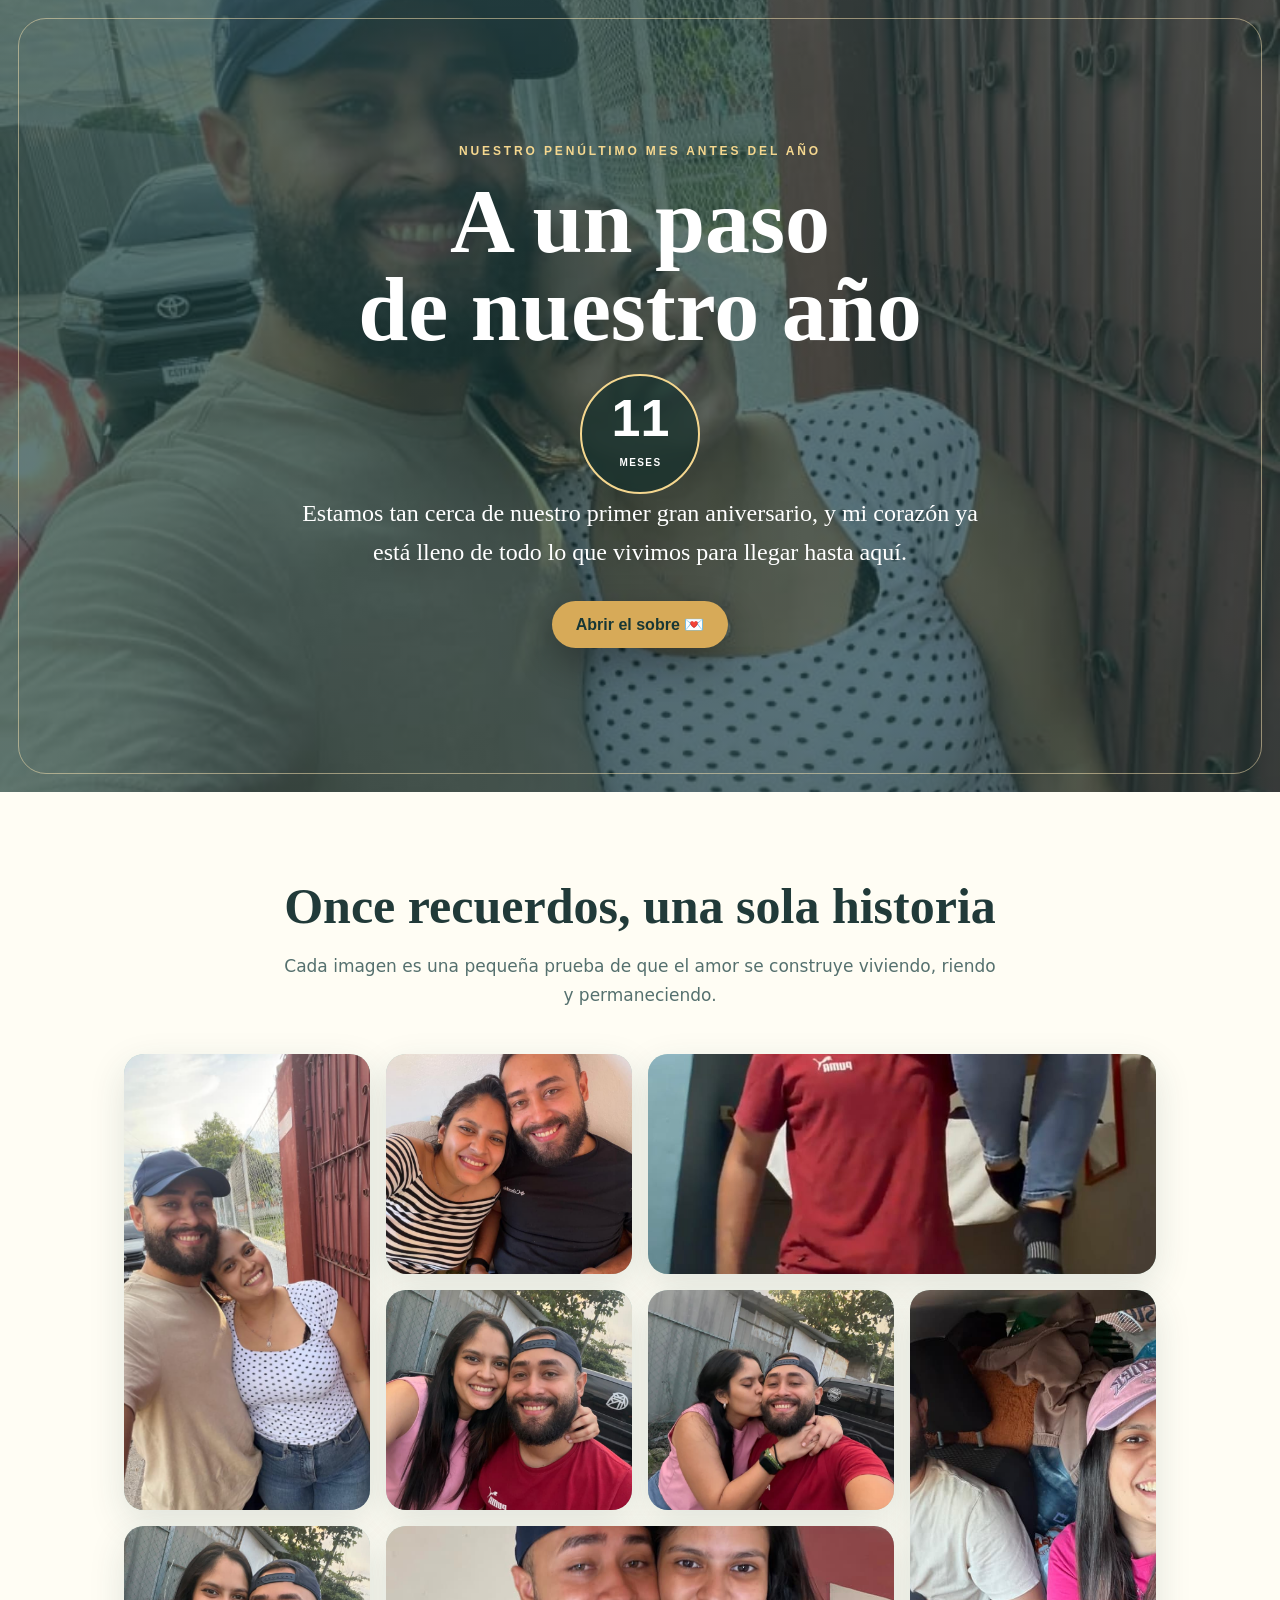
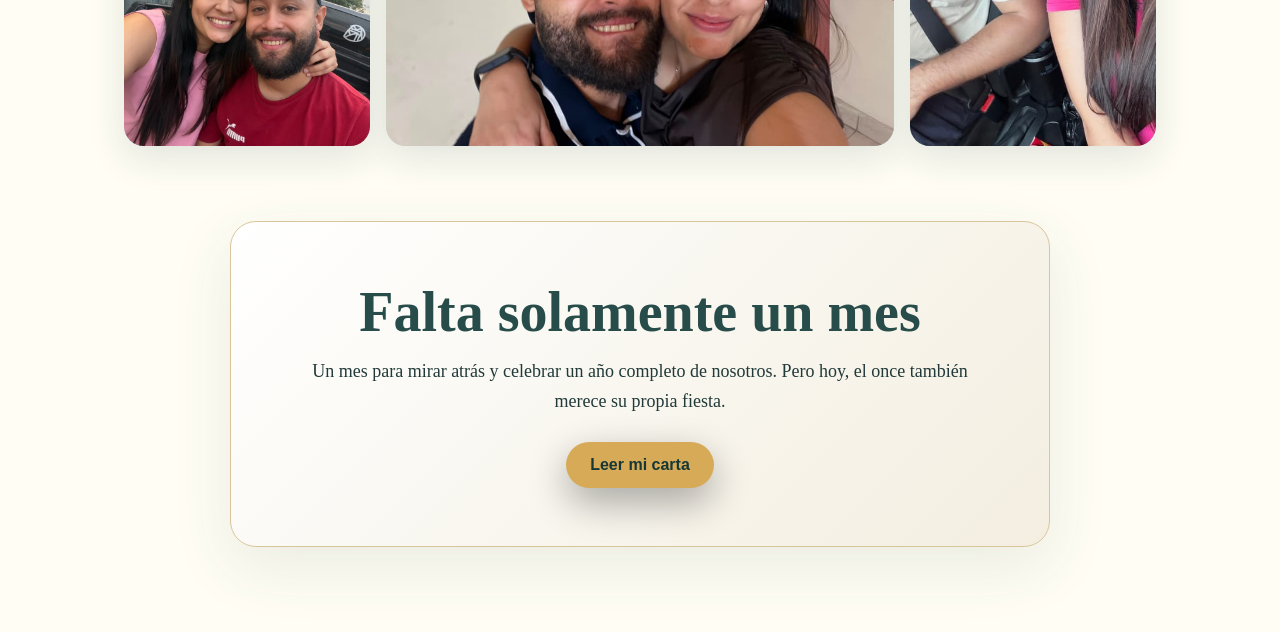
<file: index.html>
<!DOCTYPE html>
<html lang="es">
<head>
  <meta charset="UTF-8">
  <meta name="viewport" content="width=device-width, initial-scale=1">
  <meta name="theme-color" content="#274c4a">
  <title>11 meses, a un paso del año ❤️</title>
  <style>
    :root{--verde:#274c4a;--menta:#b8d7ce;--oro:#d7aa58;--marfil:#fffdf4;--tinta:#213a39}
    *{box-sizing:border-box}body{margin:0;background:var(--marfil);color:var(--tinta);font-family:Georgia,serif;overflow-x:hidden}
    header{min-height:88vh;display:grid;place-items:center;text-align:center;padding:45px 20px;background:linear-gradient(#153836aa,#153836aa),url('img/1.jpeg') center/cover;position:relative;color:white}
    header::after{content:"";position:absolute;inset:18px;border:1px solid #f4dfae88;border-radius:28px;pointer-events:none}.hero{position:relative;z-index:1;max-width:820px}.mini{letter-spacing:.24em;text-transform:uppercase;font:bold 12px Arial;color:#f5d78f}
    h1{font-size:clamp(44px,9vw,90px);line-height:.98;margin:20px 0}.hero p{font-size:clamp(18px,2.5vw,24px);line-height:1.6;max-width:680px;margin:0 auto 30px}.badge{display:inline-grid;place-items:center;width:120px;height:120px;border:2px solid #f5d78f;border-radius:50%;background:#102d2b99;backdrop-filter:blur(5px);font:700 52px/1 Arial}.badge small{display:block;font:700 10px/1 Arial;letter-spacing:.14em;text-transform:uppercase;margin-top:-26px}
    .envelope-button{border:0;border-radius:999px;padding:14px 24px;background:var(--oro);color:#173735;font-size:16px;font-weight:800;cursor:pointer;box-shadow:0 14px 38px #0005;transition:.25s}.envelope-button:hover{transform:translateY(-3px);background:#efc675}
    main{max-width:1160px;margin:auto;padding:85px 5vw}.heading{text-align:center;max-width:720px;margin:0 auto 44px}.heading h2{font-size:clamp(31px,5vw,50px);margin:0 0 12px}.heading p{font:17px/1.7 system-ui;color:#55706e}
    .mosaic{display:grid;grid-template-columns:repeat(4,1fr);grid-auto-rows:220px;gap:16px}.mosaic figure{margin:0;border-radius:20px;overflow:hidden;position:relative;background:var(--menta);box-shadow:0 12px 36px #20424022}.mosaic figure:nth-child(1),.mosaic figure:nth-child(6){grid-row:span 2}.mosaic figure:nth-child(3),.mosaic figure:nth-child(8){grid-column:span 2}.mosaic img{width:100%;height:100%;object-fit:cover;display:block;transition:.5s}.mosaic figure:hover img{transform:scale(1.05)}
    .countdown{margin:75px auto 0;max-width:820px;border:1px solid #d9c59b;border-radius:26px;padding:clamp(28px,6vw,58px);text-align:center;background:linear-gradient(135deg,#fff,#f3eee0);box-shadow:0 20px 60px #3c5a4f1b}.countdown strong{display:block;color:var(--verde);font-size:clamp(30px,6vw,56px);margin-bottom:12px}.countdown p{font-size:18px;line-height:1.7;margin:0 0 25px}
    dialog{border:0;border-radius:10px;padding:0;max-width:min(720px,92vw);max-height:88vh;background:#fffdf4;color:var(--tinta);box-shadow:0 35px 120px #0b2725aa}dialog::backdrop{background:#0c2c2ad8;backdrop-filter:blur(6px)}.letter{padding:clamp(30px,7vw,64px);position:relative;border:1px solid #d7aa58;background:linear-gradient(90deg,transparent 0 7%,#d8b86555 7.2%,transparent 7.4%),repeating-linear-gradient(#fffdf4 0 31px,#dbe8e3 32px)}.letter h2{text-align:center;font-size:clamp(30px,6vw,47px);color:var(--verde);margin:0 0 25px}.letter p{font-size:17px;line-height:1.85;text-align:justify}.close{float:right;position:sticky;top:10px;border:0;border-radius:50%;width:40px;height:40px;background:var(--verde);color:white;cursor:pointer}.seal{text-align:center;font-size:42px;color:#9e3540;margin-top:22px}
    @media(max-width:820px){.mosaic{grid-template-columns:repeat(2,1fr)}.mosaic figure:nth-child(3),.mosaic figure:nth-child(8){grid-column:span 1}}
    @media(max-width:520px){header{min-height:78vh}.mosaic{grid-auto-rows:230px}.mosaic figure:nth-child(1),.mosaic figure:nth-child(6){grid-row:span 1}.letter p{text-align:left}}
  </style>
</head>
<body>
  <header>
    <div class="hero">
      <div class="mini">Nuestro penúltimo mes antes del año</div>
      <h1>A un paso<br>de nuestro año</h1>
      <div class="badge" aria-label="Once meses">11<small>meses</small></div>
      <p>Estamos tan cerca de nuestro primer gran aniversario, y mi corazón ya está lleno de todo lo que vivimos para llegar hasta aquí.</p>
      <button class="envelope-button" type="button" onclick="carta.showModal()">Abrir el sobre 💌</button>
    </div>
  </header>

  <main>
    <section class="heading"><h2>Once recuerdos, una sola historia</h2><p>Cada imagen es una pequeña prueba de que el amor se construye viviendo, riendo y permaneciendo.</p></section>
    <section class="mosaic" aria-label="Álbum de recuerdos">
        <figure><img src="img/1.jpeg" alt="Una selfie juntos durante una salida nocturna" loading="lazy"></figure>
        <figure><img src="img/2.jpeg" alt="Sonriendo juntos junto al agua" loading="lazy"></figure>
        <figure><img src="img/3.jpeg" alt="Una aventura compartida frente a una cascada" loading="lazy"></figure>
        <figure><img src="img/4.jpeg" alt="Un beso cariñoso dentro del automóvil" loading="lazy"></figure>
        <figure><img src="img/5.jpeg" alt="Una visita amorosa durante el trabajo" loading="lazy"></figure>
        <figure><img src="img/6.jpeg" alt="Una selfie sonriente durante una celebración" loading="lazy"></figure>
        <figure><img src="img/7.jpeg" alt="Un beso durante una escapada a la naturaleza" loading="lazy"></figure>
        <figure><img src="img/8.jpeg" alt="Un recuerdo feliz de una noche especial" loading="lazy"></figure>
    </section>
    <section class="countdown"><strong>Falta solamente un mes</strong><p>Un mes para mirar atrás y celebrar un año completo de nosotros. Pero hoy, el once también merece su propia fiesta.</p><button class="envelope-button" type="button" onclick="carta.showModal()">Leer mi carta</button></section>
  </main>

  <dialog id="carta" aria-labelledby="titulo">
    <article class="letter">
      <button class="close" type="button" onclick="carta.close()" aria-label="Cerrar">✕</button>
      <h2 id="titulo">Felices 11 meses, mi vida</h2>
      <p>Hoy estamos a solamente un mes de cumplir nuestro primer año, y pensar en todo el camino que recorrimos me llena de emoción. Han sido once meses de conocernos mejor, de aprender, de reír y de demostrar que lo nuestro merece ser cuidado.</p>
      <p>Gracias por permanecer, por creer en nosotros y por seguir poniendo amor incluso en los días que requieren más paciencia. Valoro cada detalle suyo, cada palabra de apoyo y cada momento en el que me ha hecho sentir acompañado.</p>
      <p>No quiero esperar hasta el año para decirle lo importante que es para mí. Estos once meses ya son un logro hermoso y una colección de recuerdos que guardo con muchísimo cariño.</p>
      <p>La amo mucho mi reina. Estoy feliz de estar a un paso de nuestro año y todavía más feliz de saber que ese paso lo doy con usted. Feliz mesiversario, amor. ❤️</p>
      <div class="seal">♥</div>
    </article>
  </dialog>
  <script>const carta=document.getElementById('carta');carta.addEventListener('click',e=>{if(e.target===carta)carta.close()});</script>
</body>
</html>
</file>
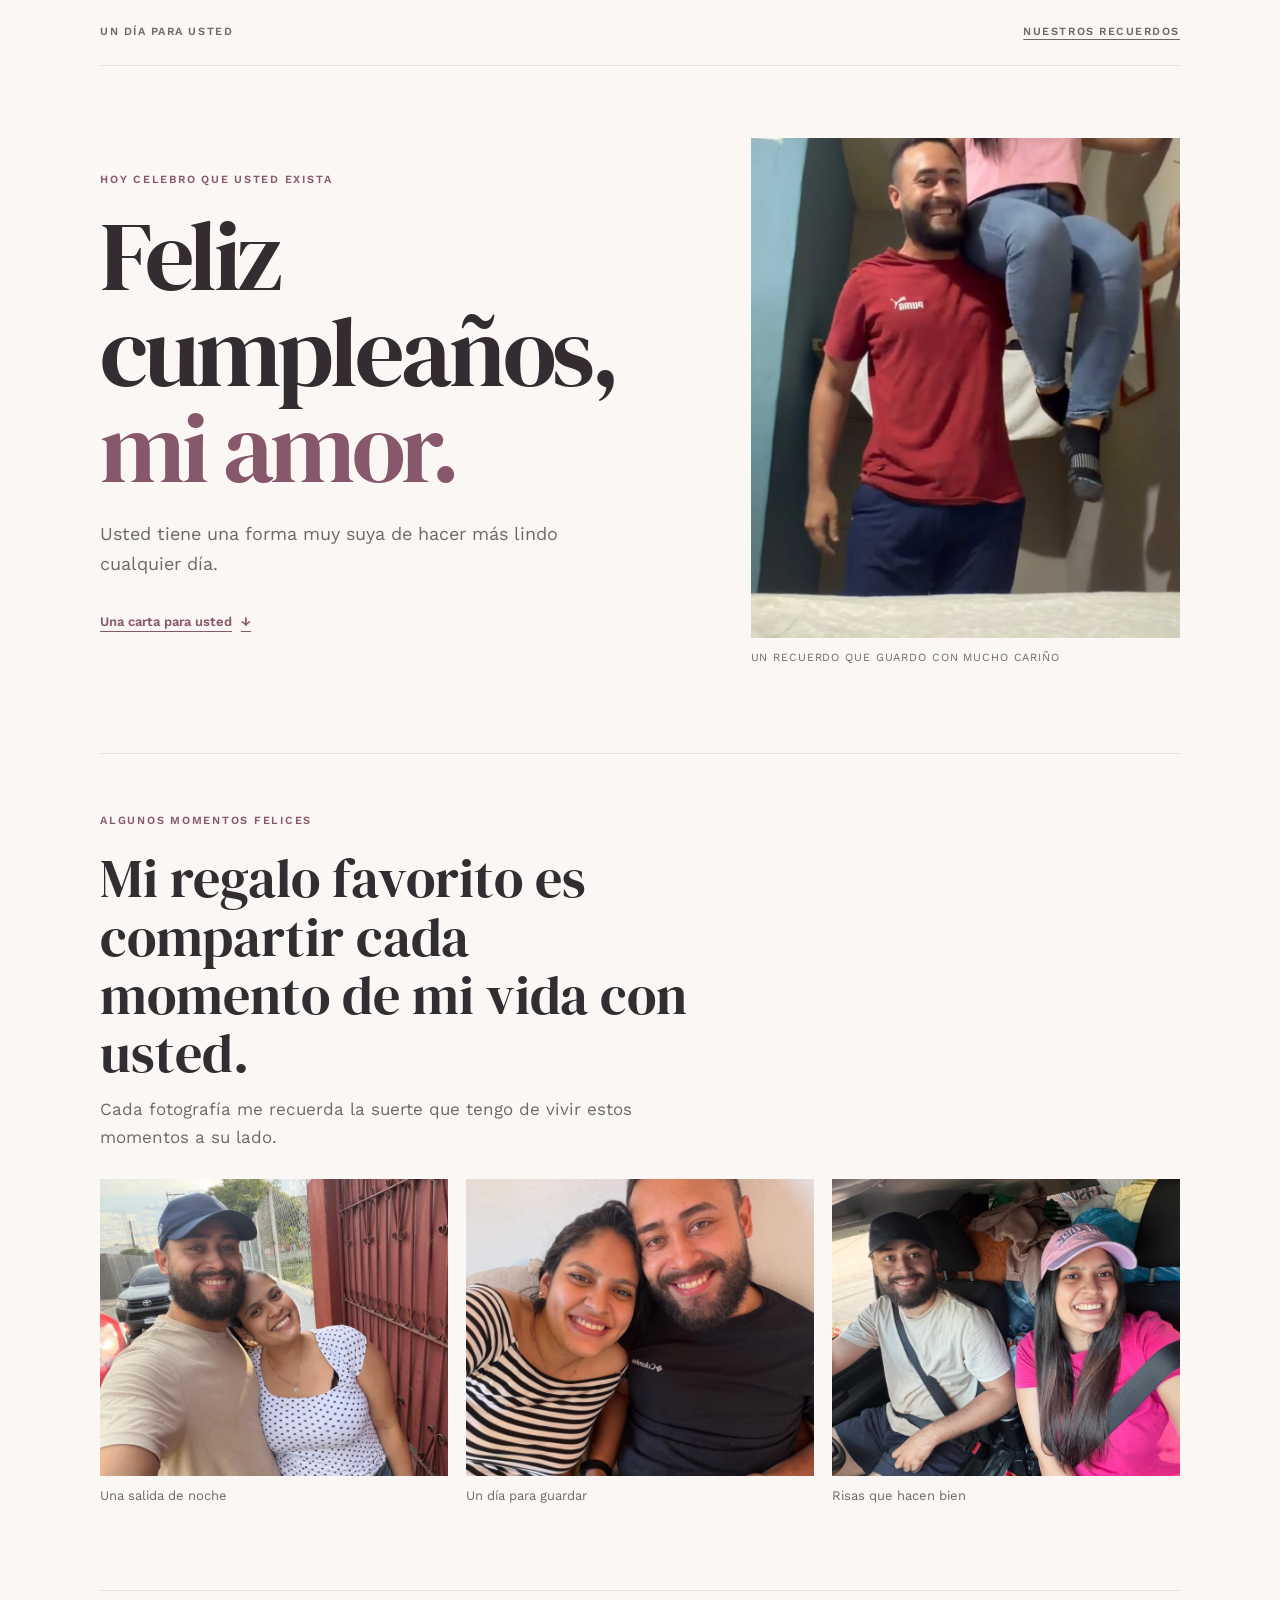
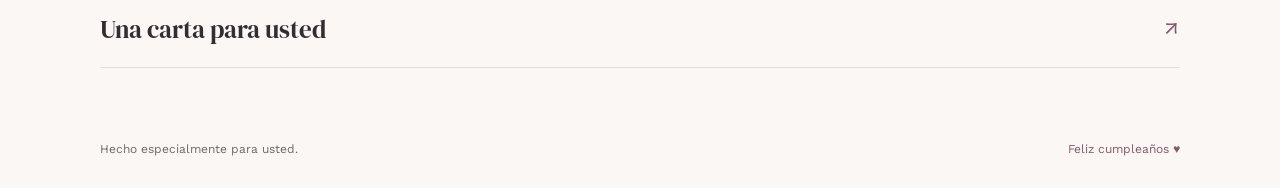
<file: cumpleanos.html>
<!doctype html>
<html lang="es">
<head>
  <meta charset="utf-8">
  <meta name="viewport" content="width=device-width, initial-scale=1">
  <meta name="theme-color" content="#faf7f4">
  <meta name="description" content="Un cumpleaños para celebrar a la mujer que amo.">
  <title>Feliz cumpleaños, mi amor</title>
  <link rel="preconnect" href="https://fonts.googleapis.com">
  <link rel="preconnect" href="https://fonts.gstatic.com" crossorigin>
  <link href="https://fonts.googleapis.com/css2?family=DM+Serif+Display&family=Work+Sans:wght@400;500;600&display=swap" rel="stylesheet">
  <style>
    :root {
      color-scheme: light;
      --paper: #faf7f4;
      --surface: #fffdfb;
      --ink: #342c30;
      --muted: #71676b;
      --rose: #87576b;
      --rose-light: #eadde1;
      --line: #e7dfdc;
      --serif: "DM Serif Display", Georgia, serif;
      --sans: "Work Sans", Arial, sans-serif;
    }

    * { box-sizing: border-box; }
    html { scroll-behavior: smooth; }
    body { margin: 0; background: var(--paper); color: var(--ink); font: 17px/1.65 var(--sans); }
    a { color: inherit; }
    :focus-visible { outline: 3px solid var(--rose); outline-offset: 4px; }
    .container { width: min(1080px, calc(100% - 48px)); margin-inline: auto; }

    .topbar { min-height: 66px; display: flex; align-items: center; justify-content: space-between; gap: 18px; border-bottom: 1px solid var(--line); color: var(--muted); font-size: 11px; font-weight: 600; letter-spacing: .14em; text-transform: uppercase; }
    .topbar a { text-underline-offset: 4px; }
    .topbar a:hover { color: var(--rose); }

    .hero { min-height: 620px; display: grid; grid-template-columns: 1fr .78fr; align-items: center; gap: clamp(40px, 8vw, 100px); padding-block: 72px 86px; }
    .eyebrow { margin: 0 0 19px; color: var(--rose); font-size: 11px; font-weight: 600; letter-spacing: .16em; text-transform: uppercase; }
    h1, h2, h3 { font-family: var(--serif); font-weight: 400; }
    h1 { margin: 0; font-size: clamp(60px, 8vw, 98px); line-height: .98; letter-spacing: -.035em; }
    h1 span { color: var(--rose); }
    .hero-copy { max-width: 490px; margin: 23px 0 28px; color: var(--muted); font-size: 18px; }
    .text-link { display: inline-flex; align-items: center; gap: 9px; color: var(--rose); font-size: 13px; font-weight: 600; text-decoration-thickness: 1px; text-underline-offset: 5px; }
    .text-link:hover { color: var(--ink); }
    .hero-photo { position: relative; margin: 0; }
    .hero-photo img { display: block; width: 100%; max-height: 500px; aspect-ratio: 4 / 4.7; object-fit: cover; }
    .hero-photo figcaption { margin-top: 11px; color: var(--muted); font-size: 11px; letter-spacing: .08em; text-transform: uppercase; }

    .memories { padding-block: 58px 84px; border-top: 1px solid var(--line); }
    .section-heading { max-width: 600px; margin-bottom: 28px; }
    .section-heading h2 { margin: 0; font-size: clamp(38px, 5vw, 54px); line-height: 1.08; }
    .section-heading p:last-child { margin: 12px 0 0; color: var(--muted); }
    .photo-row { display: grid; grid-template-columns: repeat(3, 1fr); gap: 18px; }
    .photo-row figure { margin: 0; }
    .photo-row img { display: block; width: 100%; aspect-ratio: 1.17 / 1; object-fit: cover; }
    .photo-row figcaption { margin-top: 9px; color: var(--muted); font-size: 13px; }

    .letter { margin-bottom: 72px; border-top: 1px solid var(--line); border-bottom: 1px solid var(--line); }
    .letter-button { width: 100%; min-height: 76px; display: flex; align-items: center; justify-content: space-between; gap: 20px; padding: 0; border: 0; background: transparent; color: var(--ink); cursor: pointer; text-align: left; font: 400 25px/1.2 var(--serif); }
    .letter-button::after { content: "↗"; color: var(--rose); font: 400 22px/1 var(--sans); }
    .letter-button:hover { color: var(--rose); }
    .letter-dialog { position: fixed; inset: 0; width: min(620px, calc(100% - 32px)); max-width: none; max-height: min(88dvh, 820px); margin: auto; padding: 0; overflow: auto; border: 1px solid var(--line); border-radius: 8px; background: var(--surface); color: var(--ink); box-shadow: 0 24px 80px #342c3026; }
    .letter-dialog[open] { animation: dialog-in .35s cubic-bezier(.2,.8,.2,1) both; }
    .letter-dialog::backdrop { background: #342c3066; backdrop-filter: blur(3px); animation: backdrop-in .25s ease both; }
    .dialog-inner { position: relative; padding: 30px clamp(22px, 6vw, 46px) 36px; }
    .dialog-close { position: absolute; top: 14px; right: 14px; width: 42px; height: 42px; border: 1px solid var(--line); border-radius: 50%; background: var(--surface); color: var(--muted); cursor: pointer; font: 22px/1 var(--sans); }
    .dialog-close:hover { color: var(--rose); border-color: var(--rose-light); }
    .lab-sticker { position: relative; width: 148px; margin: 0 auto 14px; isolation: isolate; }
    .lab-sticker svg { display: block; width: 100%; filter: drop-shadow(0 5px 0 white) drop-shadow(0 0 1px #d9c8ce); }
    .floating-heart { position: absolute; z-index: -1; color: #c77e94; font-size: 19px; animation: heart-float 2.8s ease-in-out infinite; }
    .floating-heart.one { top: 10px; right: -4px; }
    .floating-heart.two { top: 58px; left: -8px; color: #dfabb8; font-size: 14px; animation-delay: .8s; }
    .floating-heart.three { right: 7px; bottom: 22px; color: #ad7185; font-size: 13px; animation-delay: 1.4s; }
    .lab-caption { margin: 0 0 22px; color: var(--rose); text-align: center; font-size: 10px; font-weight: 600; letter-spacing: .13em; text-transform: uppercase; }
    .letter-content { max-width: 700px; margin-inline: auto; color: var(--muted); }
    .letter-content h3 { margin: 8px 0 14px; color: var(--rose); font-size: 36px; line-height: 1.1; }
    .letter-content p { margin: 0 0 15px; }
    .signoff { margin-top: 22px !important; color: var(--ink); font-family: var(--serif); font-size: 21px; }
    footer { display: flex; justify-content: space-between; gap: 20px; padding-block: 0 28px; color: var(--muted); font-size: 12px; }
    footer span:last-child { color: var(--rose); }

    @media (max-width: 760px) {
      .container { width: min(100% - 36px, 620px); }
      .hero { min-height: 0; grid-template-columns: 1fr; gap: 36px; padding-block: 60px 64px; }
      .hero-copy { max-width: 560px; }
      .hero-photo { width: min(100%, 510px); }
      .hero-photo img { max-height: 560px; aspect-ratio: 1.12 / 1; }
      .memories { padding-block: 48px 64px; }
      .letter { margin-bottom: 54px; }
    }
    @media (max-width: 520px) {
      body { font-size: 16px; }
      .container { width: calc(100% - 32px); }
      .topbar { min-height: 58px; font-size: 9px; letter-spacing: .09em; }
      .topbar a { max-width: 150px; text-align: right; }
      .hero { gap: 30px; padding-block: 49px 52px; }
      h1 { font-size: clamp(57px, 15vw, 75px); }
      .hero-copy { margin-block: 18px 21px; font-size: 16px; }
      .hero-photo img { aspect-ratio: .98 / 1; }
      .photo-row { grid-template-columns: 1fr 1fr; gap: 14px; }
      .photo-row figure:last-child { display: none; }
      .photo-row img { aspect-ratio: .95 / 1; }
      .section-heading h2 { font-size: 40px; }
      .letter-button { min-height: 68px; font-size: 22px; }
      .letter-content h3 { font-size: 32px; }
      footer { flex-direction: column; gap: 4px; }
    }
    @media (prefers-reduced-motion: reduce) {
      html { scroll-behavior: auto; }
      *, *::before, *::after { transition-duration: .01ms !important; }
      .letter-dialog[open], .letter-dialog::backdrop, .floating-heart { animation: none !important; }
    }
    @keyframes dialog-in { from { opacity: 0; transform: translateY(18px) scale(.98); } to { opacity: 1; transform: translateY(0) scale(1); } }
    @keyframes backdrop-in { from { opacity: 0; } to { opacity: 1; } }
    @keyframes heart-float { 0%, 100% { transform: translateY(3px) rotate(-8deg); opacity: .55; } 50% { transform: translateY(-9px) rotate(8deg); opacity: 1; } }
  </style>
</head>
<body>
  <div class="container">
    <header class="topbar">
      <span>Un día para usted</span>
      <a href="#recuerdos">Nuestros recuerdos</a>
    </header>

    <section class="hero" aria-labelledby="title">
      <div>
        <p class="eyebrow">Hoy celebro que usted exista</p>
        <h1 id="title">Feliz cumpleaños,<br><span>mi amor.</span></h1>
        <p class="hero-copy">Usted tiene una forma muy suya de hacer más lindo cualquier día.</p>
        <a class="text-link" href="#carta">Una carta para usted <span aria-hidden="true">↓</span></a>
      </div>
      <figure class="hero-photo">
        <img src="img/3.jpeg" alt="Un recuerdo especial juntos frente a una cascada">
        <figcaption>Un recuerdo que guardo con mucho cariño</figcaption>
      </figure>
    </section>

    <main>
      <section class="memories" id="recuerdos" aria-labelledby="memories-title">
        <div class="section-heading">
          <p class="eyebrow">Algunos momentos felices</p>
          <h2 id="memories-title">Mi regalo favorito es compartir cada momento de mi vida con usted.</h2>
          <p>Cada fotografía me recuerda la suerte que tengo de vivir estos momentos a su lado.</p>
        </div>
        <div class="photo-row">
          <figure><img src="img/1.jpeg" alt="Una selfie juntos durante una salida nocturna" loading="lazy"><figcaption>Una salida de noche</figcaption></figure>
          <figure><img src="img/2.jpeg" alt="Un día feliz compartido junto al agua" loading="lazy"><figcaption>Un día para guardar</figcaption></figure>
          <figure><img src="img/6.jpeg" alt="Una selfie feliz durante una celebración" loading="lazy"><figcaption>Risas que hacen bien</figcaption></figure>
        </div>
      </section>

      <section class="letter" id="carta" aria-label="Carta de cumpleaños">
        <button class="letter-button" id="open-letter" type="button" aria-haspopup="dialog">Una carta para usted</button>
      </section>
      <dialog class="letter-dialog" id="birthday-letter" aria-labelledby="letter-title">
        <div class="dialog-inner">
          <button class="dialog-close" type="button" aria-label="Cerrar la carta">×</button>
          <div class="lab-sticker" aria-hidden="true">
            <span class="floating-heart one">♥</span><span class="floating-heart two">♥</span><span class="floating-heart three">♥</span>
            <svg viewBox="0 0 160 160" role="img" aria-label="Doctora de laboratorio clínico con microscopio">
              <circle cx="80" cy="80" r="69" fill="#f5e9eb"/>
              <path d="M36 139c4-27 18-39 44-39s40 12 44 39" fill="#fffdfb" stroke="#87576b" stroke-width="3" stroke-linecap="round"/>
              <path d="M65 102l15 19 15-19" fill="#eadde1" stroke="#87576b" stroke-width="2.5" stroke-linejoin="round"/>
              <path d="M80 121l-6 18m6-18 7 18" stroke="#87576b" stroke-width="2.5"/>
              <path d="M60 48c0-17 9-27 21-27s21 10 21 27v20c0 17-10 29-21 29S60 85 60 68z" fill="#f0c8b9" stroke="#684b4b" stroke-width="2.5"/>
              <path d="M59 55c-5-21 5-37 23-37 15 0 25 12 22 31-4-7-9-11-16-14-8 9-18 13-29 14z" fill="#493c3d"/>
              <path d="M69 63h2m19 0h2" stroke="#493c3d" stroke-width="3" stroke-linecap="round"/>
              <path d="M76 77c3 3 7 3 10 0" fill="none" stroke="#a85f6c" stroke-width="2" stroke-linecap="round"/>
              <path d="M47 111l12 7m54-8-11 8" stroke="#87576b" stroke-width="2.5"/>
              <path d="M112 61l8-8 7 7-8 8m-3-3-14 14m-4 5 5 5 5-5-5-5m-7 8-7 8" fill="none" stroke="#596a70" stroke-width="4" stroke-linecap="round" stroke-linejoin="round"/>
              <path d="M112 48l5-5 7 7-5 5m-23 26 9 9m-11 4 19-19" fill="none" stroke="#596a70" stroke-width="4" stroke-linecap="round" stroke-linejoin="round"/>
              <path d="M48 114l7-9 8 8-7 9z" fill="#d9a1ad" stroke="#87576b" stroke-width="1.5"/>
              <path d="M104 114h11v18h-11z" fill="#e5f0ed" stroke="#718b86" stroke-width="2"/><path d="M106 122h7" stroke="#718b86" stroke-width="2"/>
            </svg>
          </div>
          <p class="lab-caption">Para mi doctora favorita</p>
          <div class="letter-content">
          <h3 id="letter-title">Feliz cumpleaños, mi vida.</h3>
          <p>Hoy celebro que usted esté en mi vida y la suerte que tengo de compartir mis días con usted. Desde que llegó, hay más risas, más cariño y tantos recuerdos que guardo como mis favoritos.</p>
          <p>Le deseo un año lleno de tranquilidad, sueños cumplidos, aventuras bonitas y momentos que le hagan reír. Usted merece sentirse orgullosa de la mujer increíble que es.</p>
          <p>Gracias por ser usted, por quererme y por hacer que lo cotidiano se sienta especial. Admiro el cuidado y la dedicación que pone en su trabajo en el laboratorio clínico. Me hace feliz compartir la vida a su lado.</p>
          <p>Espero que disfrute este día con la misma alegría que usted regala a quienes la queremos. Feliz cumpleaños, mi reina. La amo con todo mi corazón.</p>
          <p class="signoff">Con todo mi amor.</p>
        </div>
      </dialog>
    </main>

    <footer><span>Hecho especialmente para usted.</span><span>Feliz cumpleaños ♥</span></footer>
  </div>
  <script>
    const letterDialog = document.getElementById('birthday-letter');
    document.getElementById('open-letter').addEventListener('click', () => letterDialog.showModal());
    letterDialog.querySelector('.dialog-close').addEventListener('click', () => letterDialog.close());
    letterDialog.addEventListener('click', (event) => {
      if (event.target === letterDialog) letterDialog.close();
    });
  </script>
</body>
</html>
</file>
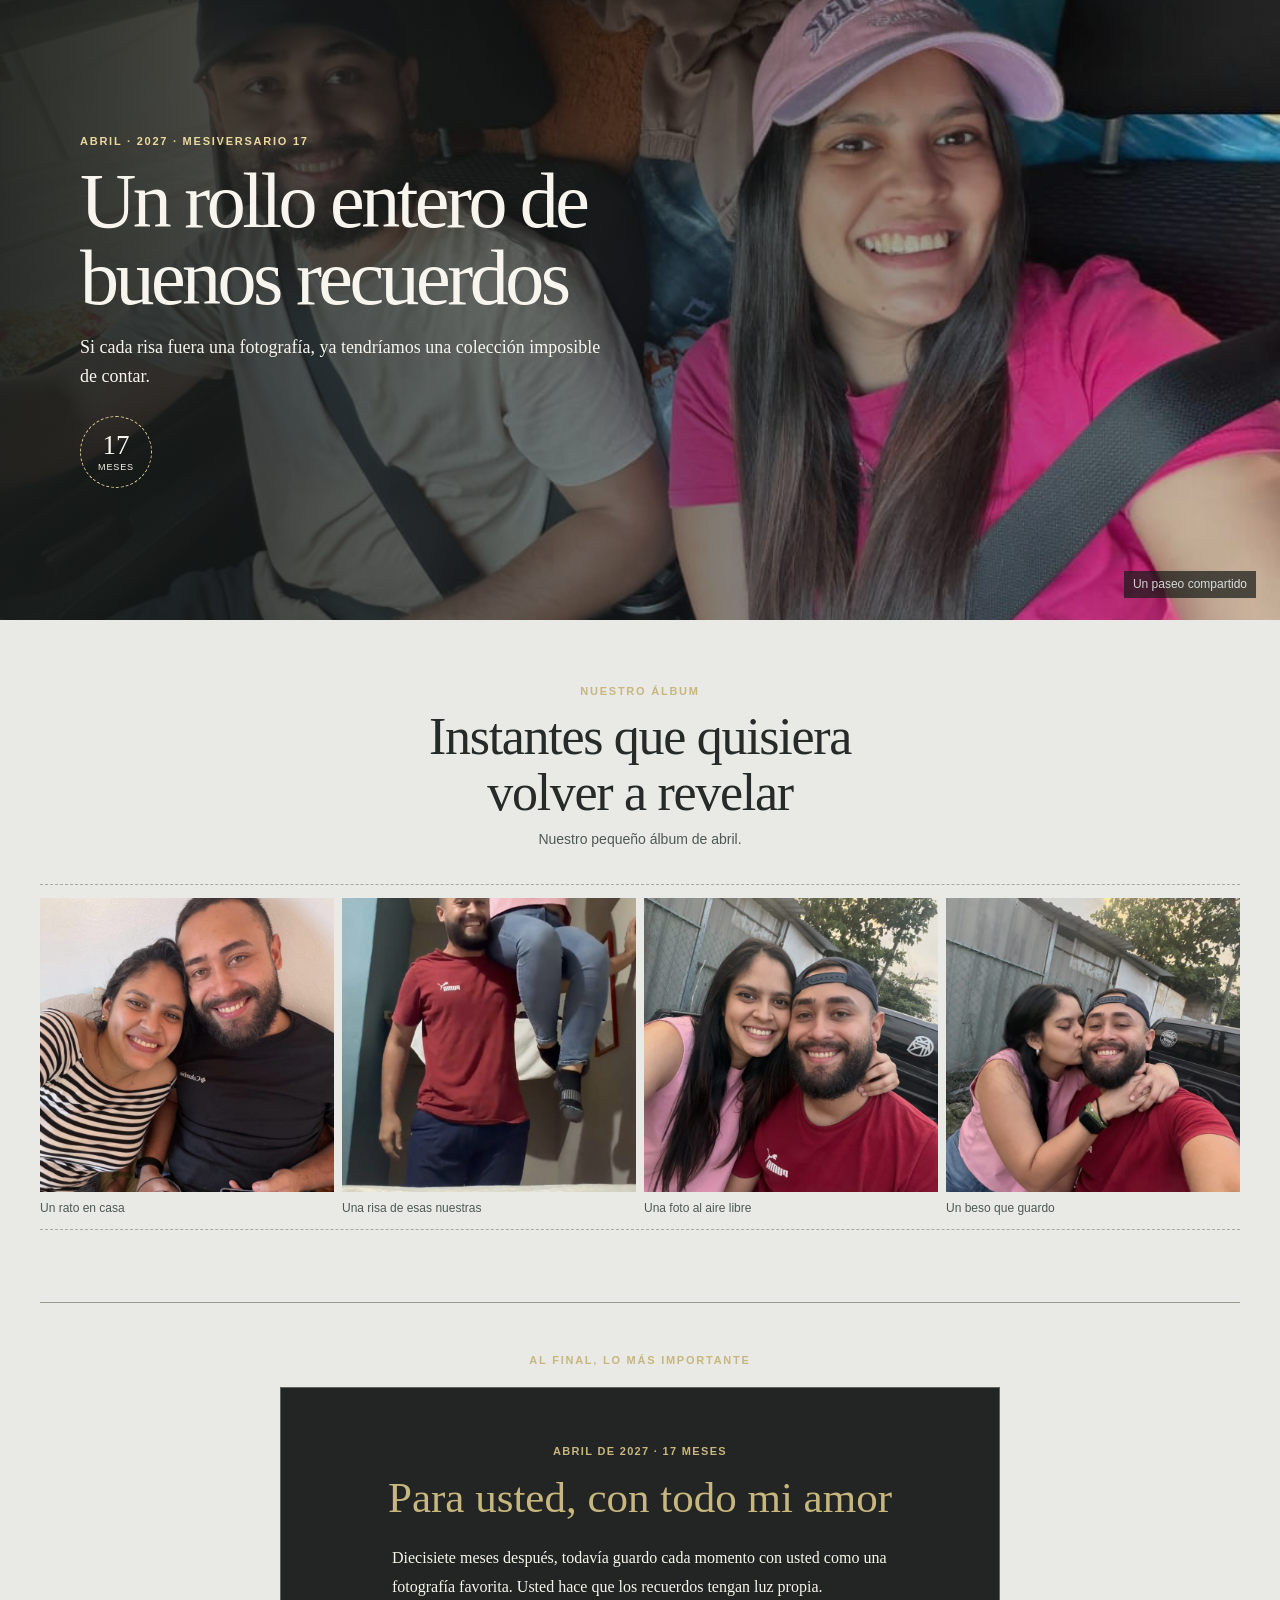
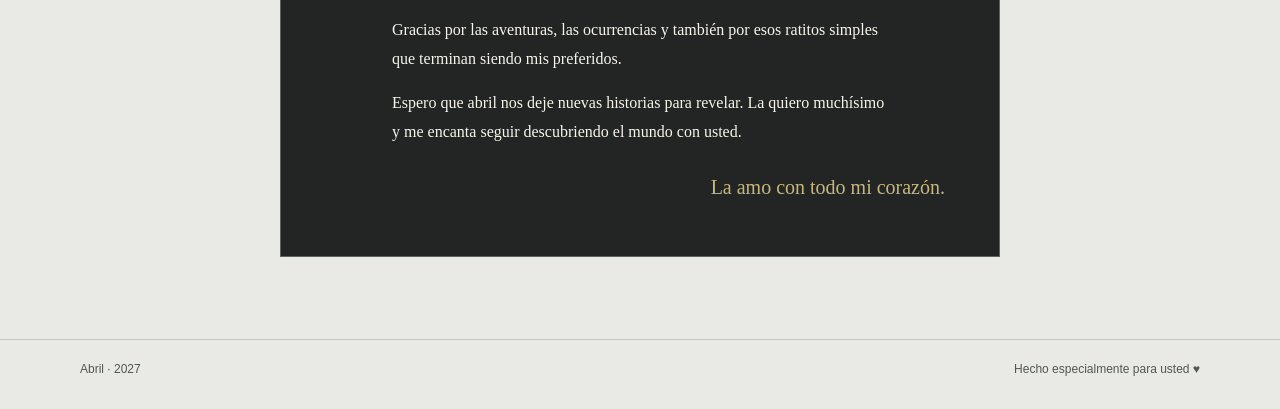
<file: 2027/abril.html>
<!doctype html>
<html lang="es">
<head>
  <meta charset="utf-8">
  <meta name="viewport" content="width=device-width, initial-scale=1">
  <meta name="theme-color" content="#f7f1e8">
  <meta name="description" content="Un mesiversario especial para celebrar 17 meses juntos.">
  <title>Abril 2027 · 17 meses juntos</title>
  <link rel="stylesheet" href="styles.css">
</head>
<body class="april">
  <a class="skip-link" href="#recuerdos">Ir a nuestros recuerdos</a>
  <header class="hero">
    <div class="hero-content"><p class="kicker">Abril · 2027 · Mesiversario 17</p>
    <h1>Un rollo entero de buenos recuerdos</h1>
    <p class="lead">Si cada risa fuera una fotografía, ya tendríamos una colección imposible de contar.</p>
    <p class="month-mark" aria-label="17 meses juntos"><span>17</span><small>meses</small></p></div>
    <figure class="hero-visual"><img src="../img/6.jpeg" alt="Un viaje juntos en automóvil" width="1040" height="780" fetchpriority="high" decoding="async"><figcaption>Un paseo compartido</figcaption></figure>
  </header>
  <main id="recuerdos">
    <section class="album" aria-labelledby="album-title">
      <div class="section-head"><p class="eyebrow">Nuestro álbum</p><h2 id="album-title">Instantes que quisiera volver a revelar</h2><p class="note">Nuestro pequeño álbum de abril.</p></div>
      <div class="photo-grid" role="group" aria-label="Cuatro fotografías de nuestros recuerdos">
      <figure class="photo photo-1"><img src="../img/2.jpeg" alt="Una selfie cariñosa en casa" width="780" height="1040" loading="lazy" decoding="async"><figcaption>Un rato en casa</figcaption></figure>
      <figure class="photo photo-2"><img src="../img/3.jpeg" alt="Una risa compartida en casa" width="899" height="1599" loading="lazy" decoding="async"><figcaption>Una risa de esas nuestras</figcaption></figure>
      <figure class="photo photo-3"><img src="../img/4.jpeg" alt="Una selfie juntos al aire libre" width="780" height="1040" loading="lazy" decoding="async"><figcaption>Una foto al aire libre</figcaption></figure>
      <figure class="photo photo-4"><img src="../img/5.jpeg" alt="Un beso junto al automóvil" width="780" height="1040" loading="lazy" decoding="async"><figcaption>Un beso que guardo</figcaption></figure>
      </div>
    </section>
    <section class="letter" aria-labelledby="letter-title">
      <p class="eyebrow">Al final, lo más importante</p>
      <article class="letter-paper">
        <p class="letter-date">Abril de 2027 · 17 meses</p>
        <h2 id="letter-title">Para usted, con todo mi amor</h2>
        <p>Diecisiete meses después, todavía guardo cada momento con usted como una fotografía favorita. Usted hace que los recuerdos tengan luz propia.</p>
        <p>Gracias por las aventuras, las ocurrencias y también por esos ratitos simples que terminan siendo mis preferidos.</p>
        <p>Espero que abril nos deje nuevas historias para revelar. La quiero muchísimo y me encanta seguir descubriendo el mundo con usted.</p>
        <p class="signature">La amo con todo mi corazón.</p>
      </article>
    </section>
  </main>
  <footer><span>Abril · 2027</span><span>Hecho especialmente para usted ♥</span></footer>
</body>
</html>
</file>
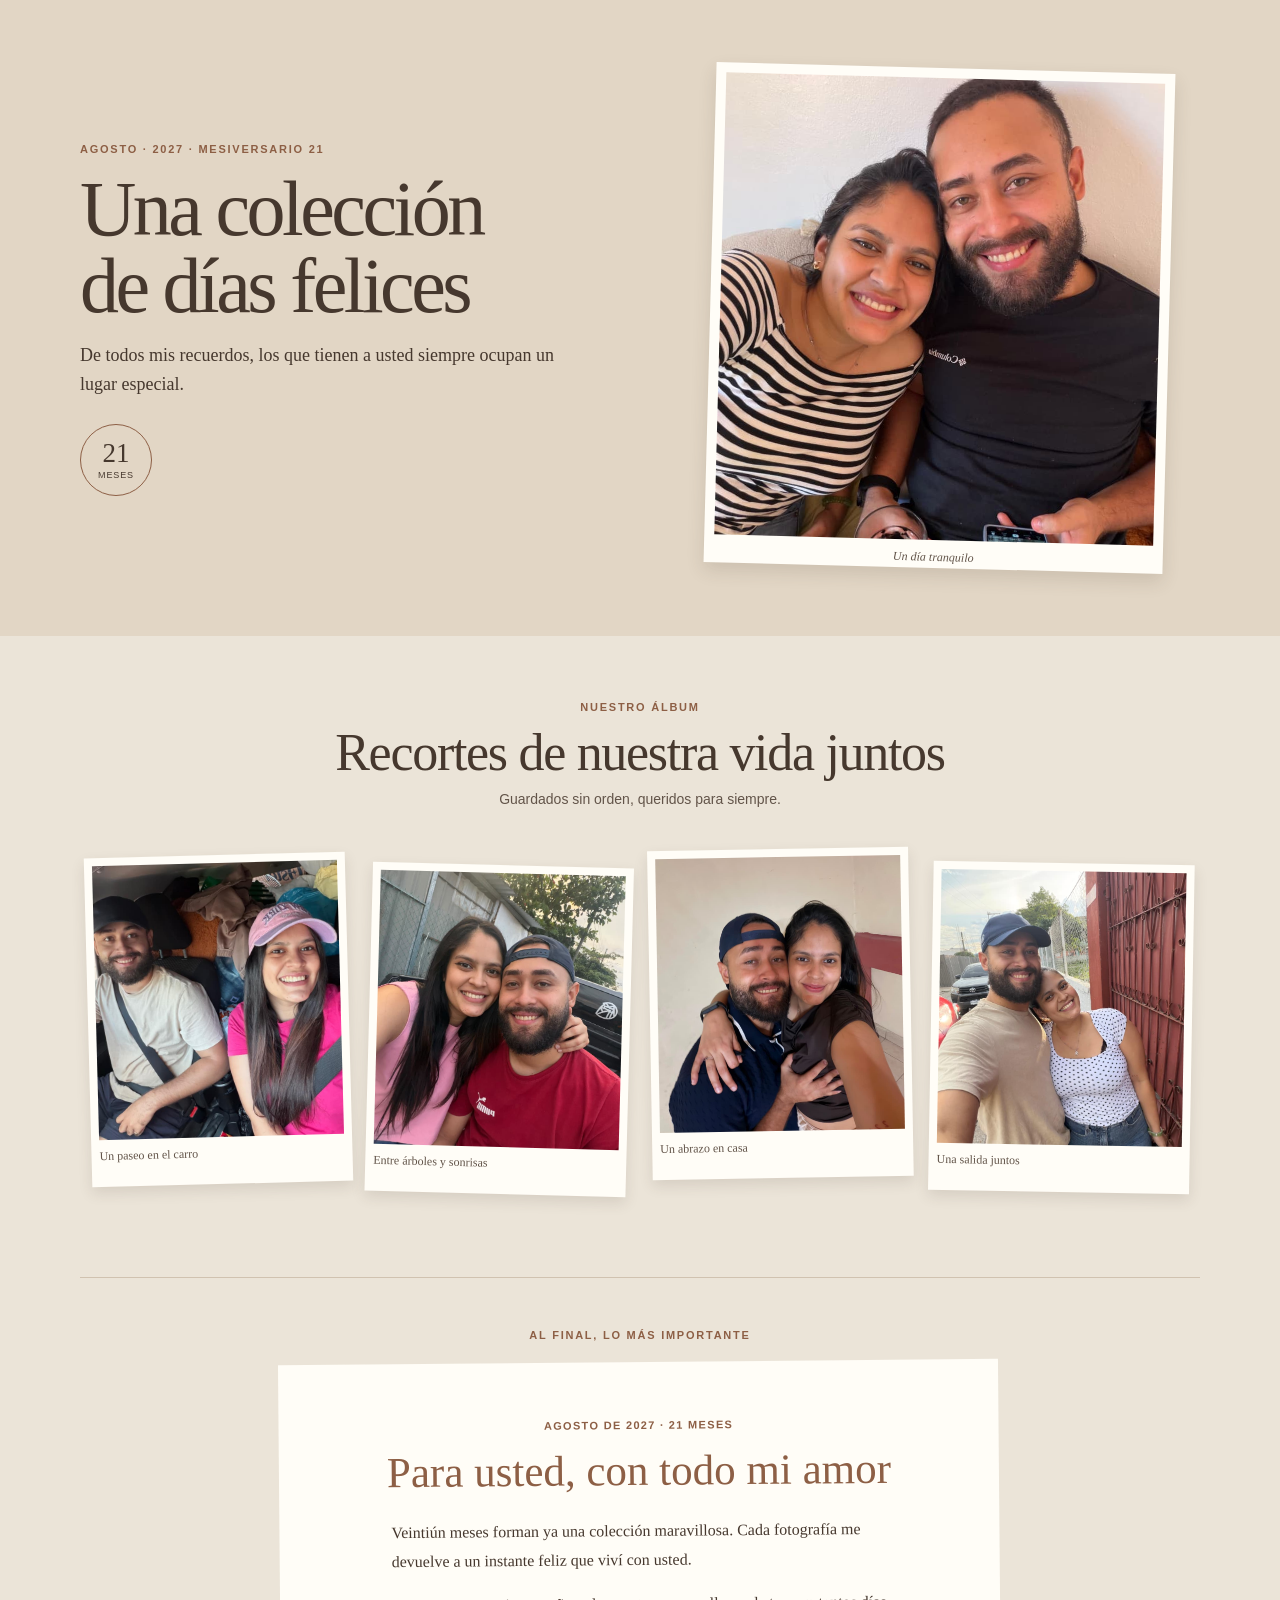
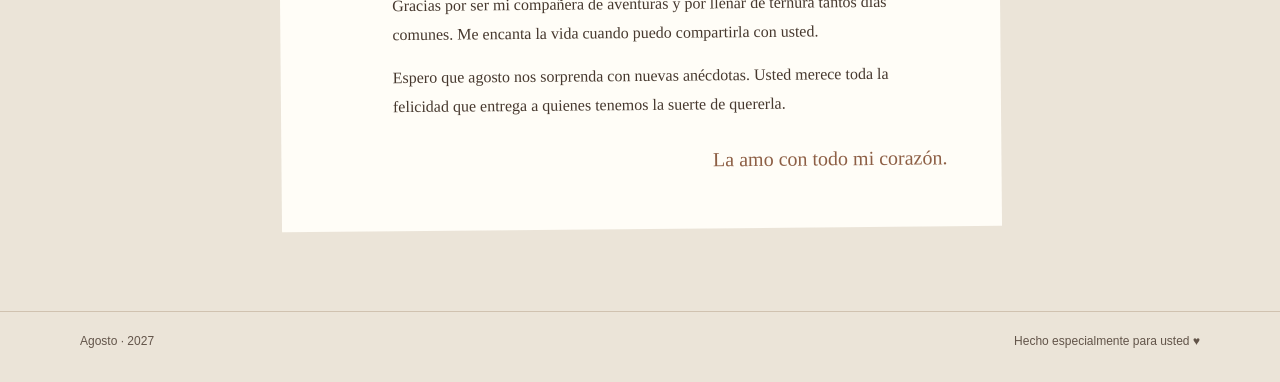
<file: 2027/agosto.html>
<!doctype html>
<html lang="es">
<head>
  <meta charset="utf-8">
  <meta name="viewport" content="width=device-width, initial-scale=1">
  <meta name="theme-color" content="#f7f1e8">
  <meta name="description" content="Un mesiversario especial para celebrar 21 meses juntos.">
  <title>Agosto 2027 · 21 meses juntos</title>
  <link rel="stylesheet" href="styles.css">
</head>
<body class="august">
  <a class="skip-link" href="#recuerdos">Ir a nuestros recuerdos</a>
  <header class="hero">
    <div class="hero-content"><p class="kicker">Agosto · 2027 · Mesiversario 21</p>
    <h1>Una colección de días felices</h1>
    <p class="lead">De todos mis recuerdos, los que tienen a usted siempre ocupan un lugar especial.</p>
    <p class="month-mark" aria-label="21 meses juntos"><span>21</span><small>meses</small></p></div>
    <figure class="hero-visual"><img src="../img/2.jpeg" alt="Una selfie cariñosa en casa" width="780" height="1040" fetchpriority="high" decoding="async"><figcaption>Un día tranquilo</figcaption></figure>
  </header>
  <main id="recuerdos">
    <section class="album" aria-labelledby="album-title">
      <div class="section-head"><p class="eyebrow">Nuestro álbum</p><h2 id="album-title">Recortes de nuestra vida juntos</h2><p class="note">Guardados sin orden, queridos para siempre.</p></div>
      <div class="photo-grid" role="group" aria-label="Cuatro fotografías de nuestros recuerdos">
      <figure class="photo photo-1"><img src="../img/6.jpeg" alt="Un viaje juntos en automóvil" width="1040" height="780" loading="lazy" decoding="async"><figcaption>Un paseo en el carro</figcaption></figure>
      <figure class="photo photo-2"><img src="../img/7.jpeg" alt="Una selfie al aire libre entre árboles" width="780" height="1040" loading="lazy" decoding="async"><figcaption>Entre árboles y sonrisas</figcaption></figure>
      <figure class="photo photo-3"><img src="../img/8.jpeg" alt="Un abrazo en casa" width="960" height="1280" loading="lazy" decoding="async"><figcaption>Un abrazo en casa</figcaption></figure>
      <figure class="photo photo-4"><img src="../img/1.jpeg" alt="Una selfie juntos en la calle" width="780" height="1040" loading="lazy" decoding="async"><figcaption>Una salida juntos</figcaption></figure>
      </div>
    </section>
    <section class="letter" aria-labelledby="letter-title">
      <p class="eyebrow">Al final, lo más importante</p>
      <article class="letter-paper">
        <p class="letter-date">Agosto de 2027 · 21 meses</p>
        <h2 id="letter-title">Para usted, con todo mi amor</h2>
        <p>Veintiún meses forman ya una colección maravillosa. Cada fotografía me devuelve a un instante feliz que viví con usted.</p>
        <p>Gracias por ser mi compañera de aventuras y por llenar de ternura tantos días comunes. Me encanta la vida cuando puedo compartirla con usted.</p>
        <p>Espero que agosto nos sorprenda con nuevas anécdotas. Usted merece toda la felicidad que entrega a quienes tenemos la suerte de quererla.</p>
        <p class="signature">La amo con todo mi corazón.</p>
      </article>
    </section>
  </main>
  <footer><span>Agosto · 2027</span><span>Hecho especialmente para usted ♥</span></footer>
</body>
</html>
</file>
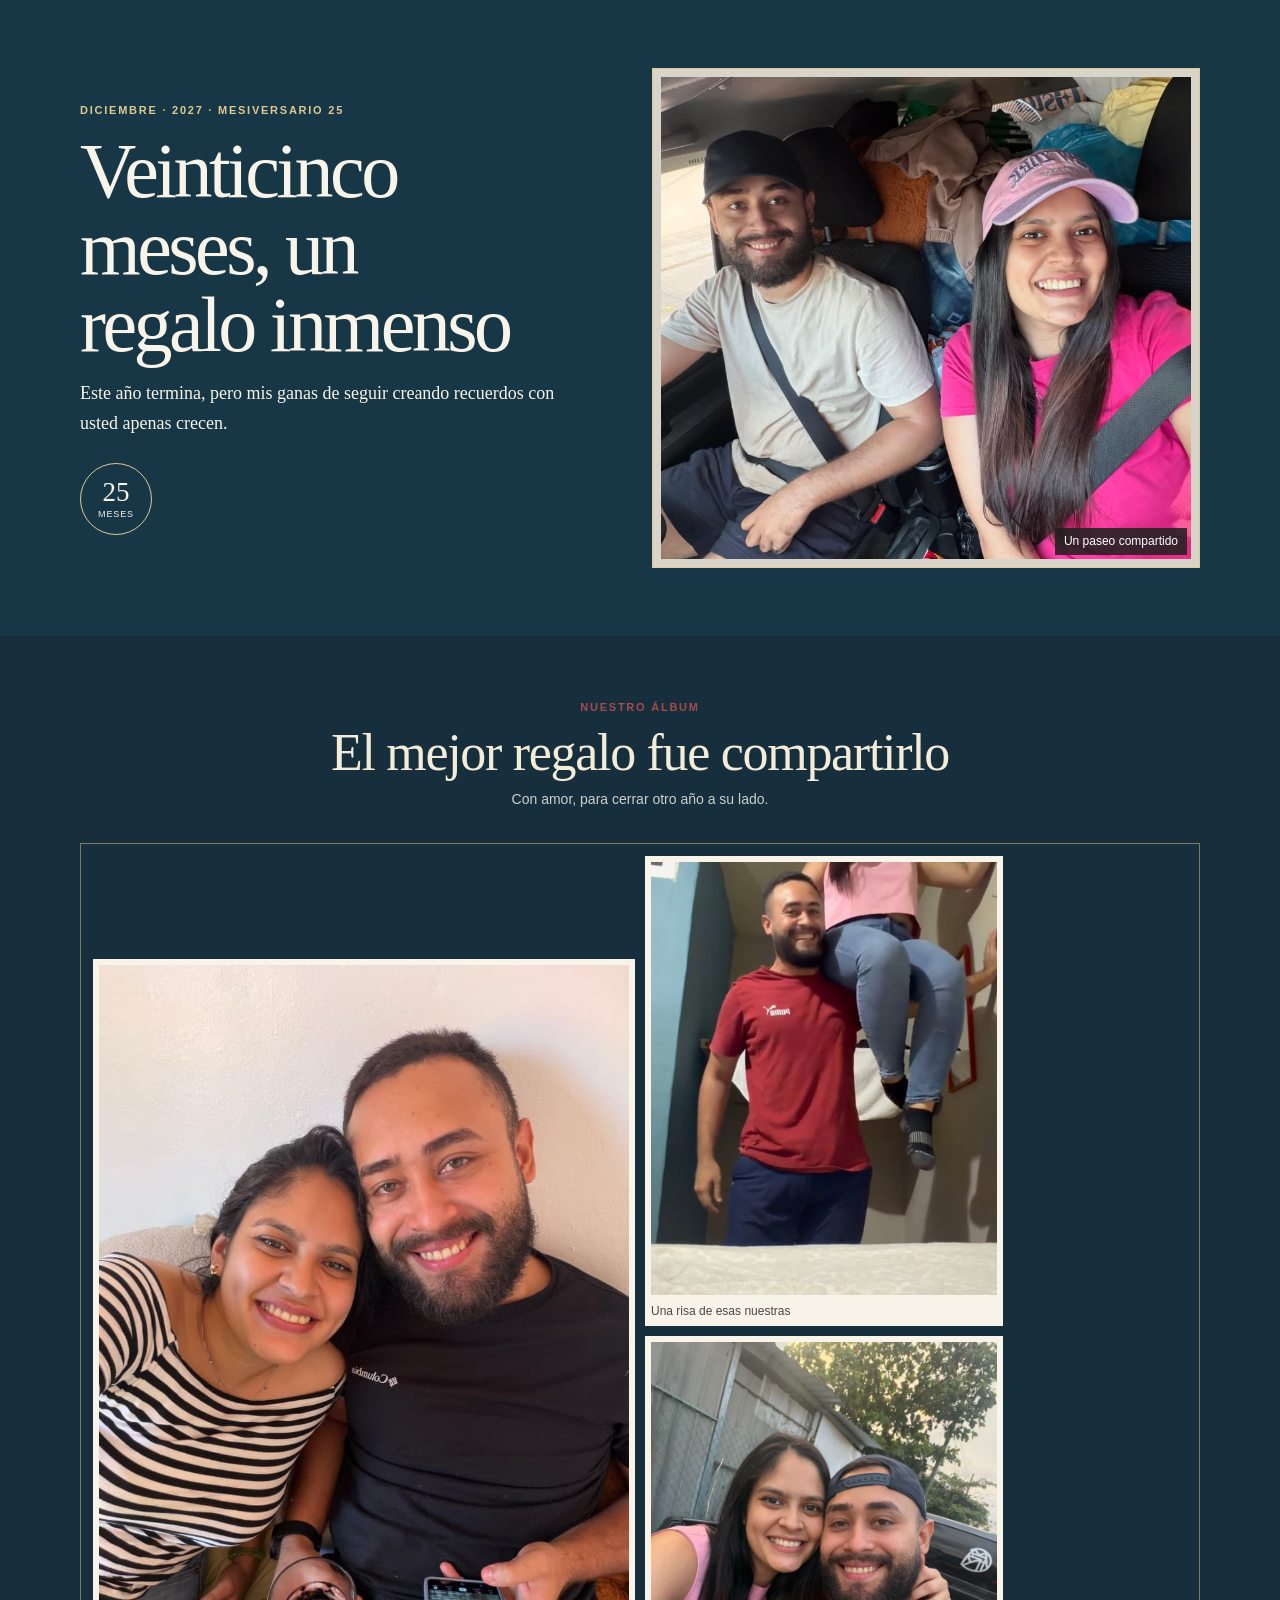
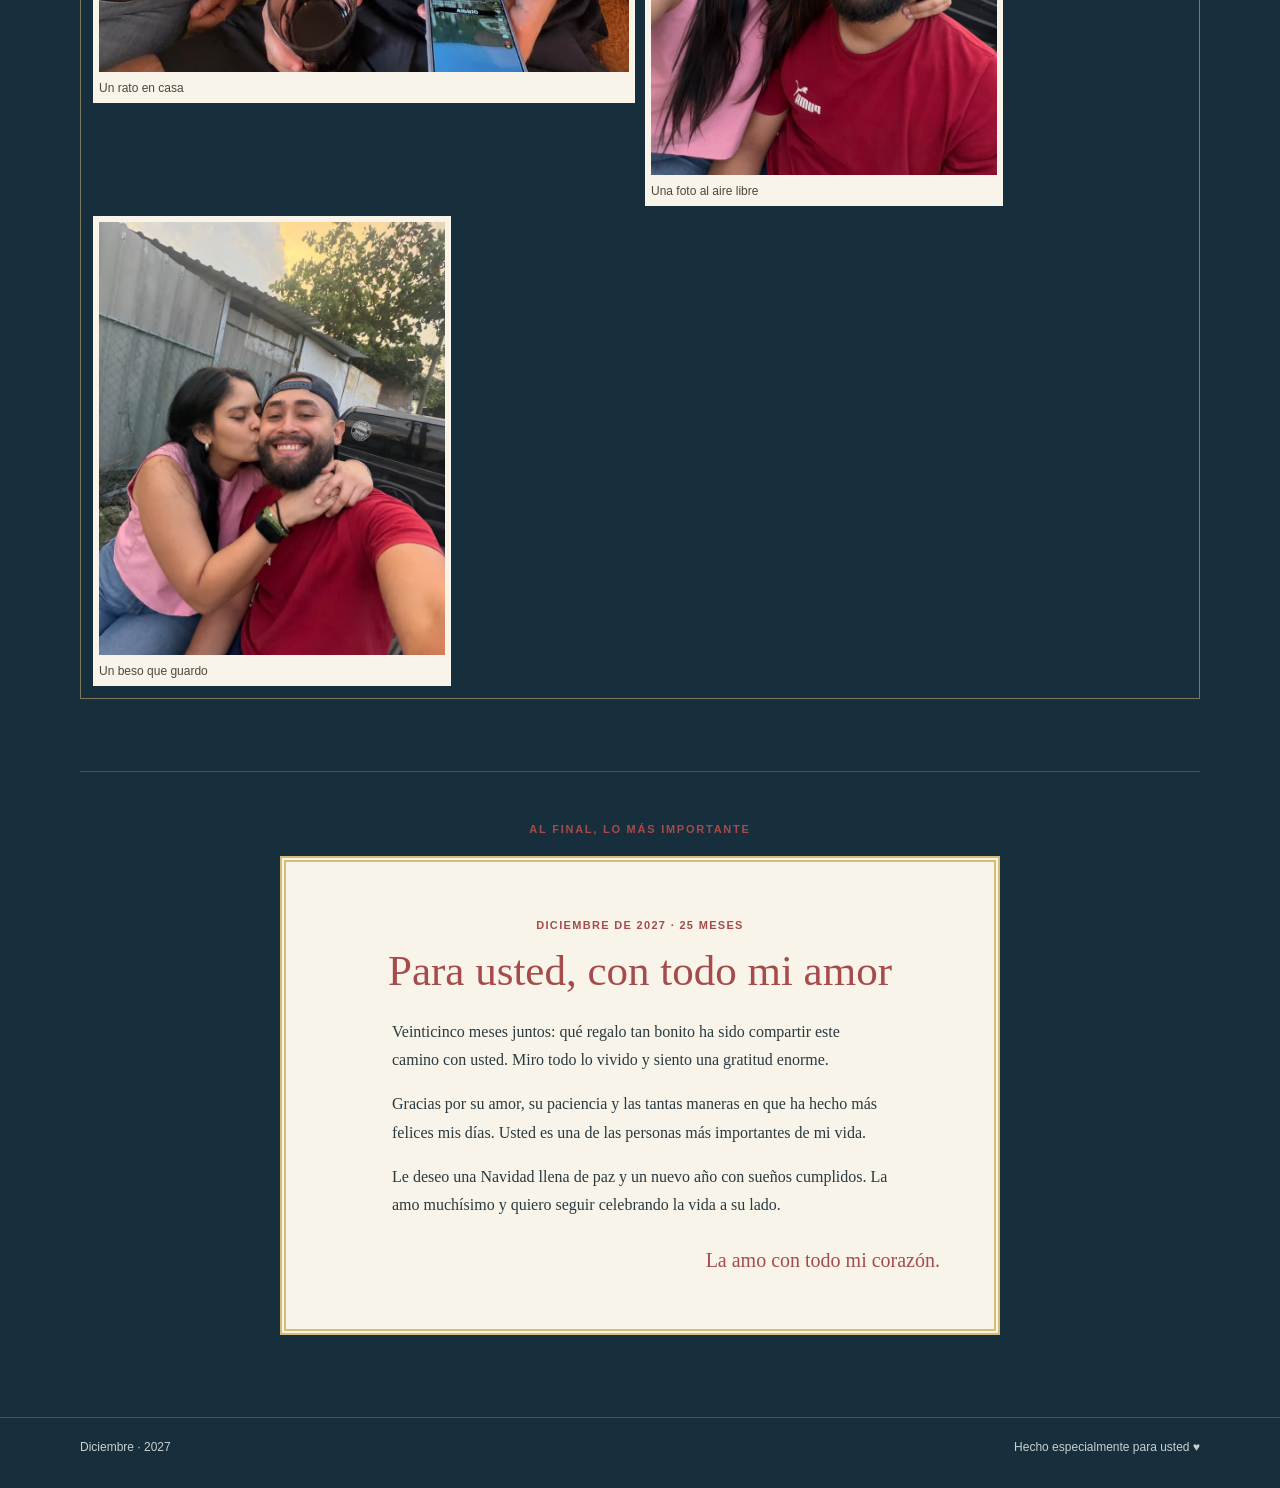
<file: 2027/diciembre.html>
<!doctype html>
<html lang="es">
<head>
  <meta charset="utf-8">
  <meta name="viewport" content="width=device-width, initial-scale=1">
  <meta name="theme-color" content="#f7f1e8">
  <meta name="description" content="Un mesiversario especial para celebrar 25 meses juntos.">
  <title>Diciembre 2027 · 25 meses juntos</title>
  <link rel="stylesheet" href="styles.css">
</head>
<body class="december">
  <a class="skip-link" href="#recuerdos">Ir a nuestros recuerdos</a>
  <header class="hero">
    <div class="hero-content"><p class="kicker">Diciembre · 2027 · Mesiversario 25</p>
    <h1>Veinticinco meses, un regalo inmenso</h1>
    <p class="lead">Este año termina, pero mis ganas de seguir creando recuerdos con usted apenas crecen.</p>
    <p class="month-mark" aria-label="25 meses juntos"><span>25</span><small>meses</small></p></div>
    <figure class="hero-visual"><img src="../img/6.jpeg" alt="Un viaje juntos en automóvil" width="1040" height="780" fetchpriority="high" decoding="async"><figcaption>Un paseo compartido</figcaption></figure>
  </header>
  <main id="recuerdos">
    <section class="album" aria-labelledby="album-title">
      <div class="section-head"><p class="eyebrow">Nuestro álbum</p><h2 id="album-title">El mejor regalo fue compartirlo</h2><p class="note">Con amor, para cerrar otro año a su lado.</p></div>
      <div class="photo-grid" role="group" aria-label="Cuatro fotografías de nuestros recuerdos">
      <figure class="photo photo-1"><img src="../img/2.jpeg" alt="Una selfie cariñosa en casa" width="780" height="1040" loading="lazy" decoding="async"><figcaption>Un rato en casa</figcaption></figure>
      <figure class="photo photo-2"><img src="../img/3.jpeg" alt="Una risa compartida en casa" width="899" height="1599" loading="lazy" decoding="async"><figcaption>Una risa de esas nuestras</figcaption></figure>
      <figure class="photo photo-3"><img src="../img/4.jpeg" alt="Una selfie juntos al aire libre" width="780" height="1040" loading="lazy" decoding="async"><figcaption>Una foto al aire libre</figcaption></figure>
      <figure class="photo photo-4"><img src="../img/5.jpeg" alt="Un beso junto al automóvil" width="780" height="1040" loading="lazy" decoding="async"><figcaption>Un beso que guardo</figcaption></figure>
      </div>
    </section>
    <section class="letter" aria-labelledby="letter-title">
      <p class="eyebrow">Al final, lo más importante</p>
      <article class="letter-paper">
        <p class="letter-date">Diciembre de 2027 · 25 meses</p>
        <h2 id="letter-title">Para usted, con todo mi amor</h2>
        <p>Veinticinco meses juntos: qué regalo tan bonito ha sido compartir este camino con usted. Miro todo lo vivido y siento una gratitud enorme.</p>
        <p>Gracias por su amor, su paciencia y las tantas maneras en que ha hecho más felices mis días. Usted es una de las personas más importantes de mi vida.</p>
        <p>Le deseo una Navidad llena de paz y un nuevo año con sueños cumplidos. La amo muchísimo y quiero seguir celebrando la vida a su lado.</p>
        <p class="signature">La amo con todo mi corazón.</p>
      </article>
    </section>
  </main>
  <footer><span>Diciembre · 2027</span><span>Hecho especialmente para usted ♥</span></footer>
</body>
</html>
</file>
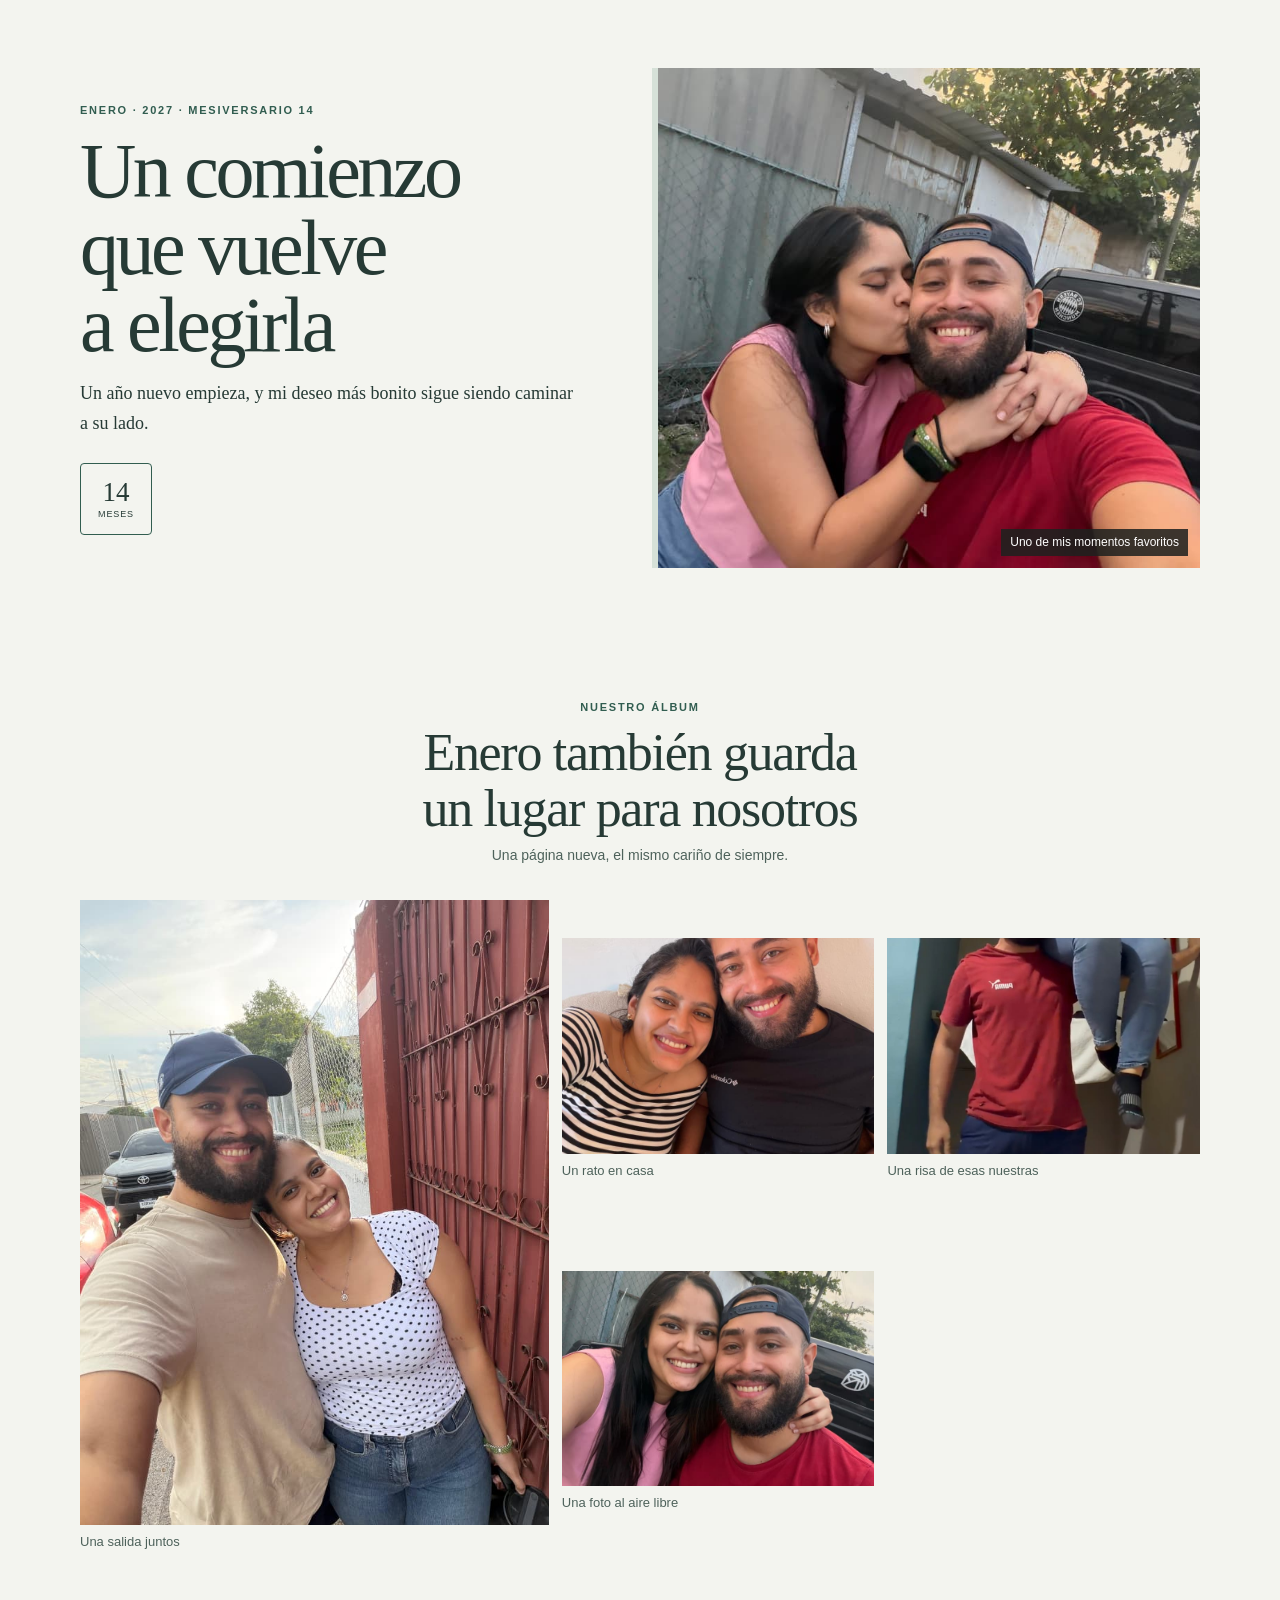
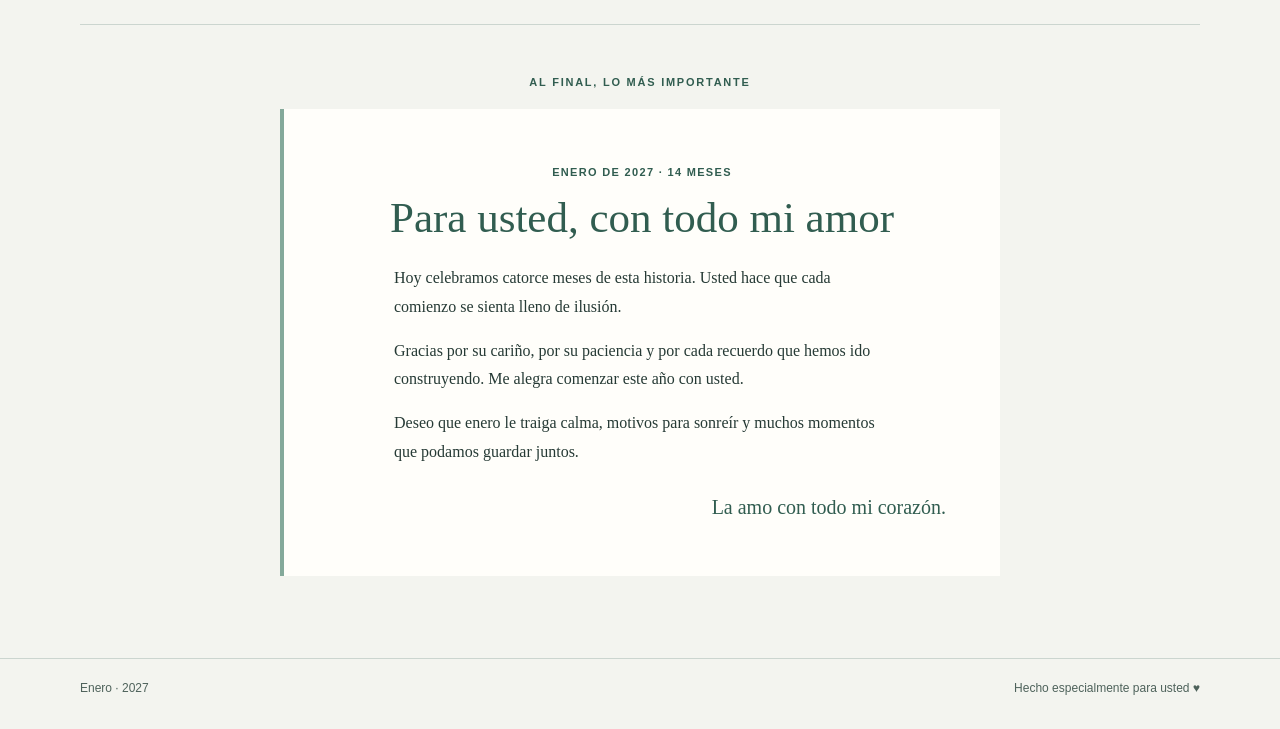
<file: 2027/enero.html>
<!doctype html>
<html lang="es">
<head>
  <meta charset="utf-8">
  <meta name="viewport" content="width=device-width, initial-scale=1">
  <meta name="theme-color" content="#f7f1e8">
  <meta name="description" content="Un mesiversario especial para celebrar 14 meses juntos.">
  <title>Enero 2027 · 14 meses juntos</title>
  <link rel="stylesheet" href="styles.css">
</head>
<body class="january">
  <a class="skip-link" href="#recuerdos">Ir a nuestros recuerdos</a>
  <header class="hero">
    <div class="hero-content"><p class="kicker">Enero · 2027 · Mesiversario 14</p>
    <h1>Un comienzo que vuelve a elegirla</h1>
    <p class="lead">Un año nuevo empieza, y mi deseo más bonito sigue siendo caminar a su lado.</p>
    <p class="month-mark" aria-label="14 meses juntos"><span>14</span><small>meses</small></p></div>
    <figure class="hero-visual"><img src="../img/5.jpeg" alt="Un beso junto al automóvil" width="780" height="1040" fetchpriority="high" decoding="async"><figcaption>Uno de mis momentos favoritos</figcaption></figure>
  </header>
  <main id="recuerdos">
    <section class="album" aria-labelledby="album-title">
      <div class="section-head"><p class="eyebrow">Nuestro álbum</p><h2 id="album-title">Enero también guarda un lugar para nosotros</h2><p class="note">Una página nueva, el mismo cariño de siempre.</p></div>
      <div class="photo-grid" role="group" aria-label="Cuatro fotografías de nuestros recuerdos">
      <figure class="photo photo-1"><img src="../img/1.jpeg" alt="Una selfie juntos en la calle" width="780" height="1040" loading="lazy" decoding="async"><figcaption>Una salida juntos</figcaption></figure>
      <figure class="photo photo-2"><img src="../img/2.jpeg" alt="Una selfie cariñosa en casa" width="780" height="1040" loading="lazy" decoding="async"><figcaption>Un rato en casa</figcaption></figure>
      <figure class="photo photo-3"><img src="../img/3.jpeg" alt="Una risa compartida en casa" width="899" height="1599" loading="lazy" decoding="async"><figcaption>Una risa de esas nuestras</figcaption></figure>
      <figure class="photo photo-4"><img src="../img/4.jpeg" alt="Una selfie juntos al aire libre" width="780" height="1040" loading="lazy" decoding="async"><figcaption>Una foto al aire libre</figcaption></figure>
      </div>
    </section>
    <section class="letter" aria-labelledby="letter-title">
      <p class="eyebrow">Al final, lo más importante</p>
      <article class="letter-paper">
        <p class="letter-date">Enero de 2027 · 14 meses</p>
        <h2 id="letter-title">Para usted, con todo mi amor</h2>
        <p>Hoy celebramos catorce meses de esta historia. Usted hace que cada comienzo se sienta lleno de ilusión.</p>
        <p>Gracias por su cariño, por su paciencia y por cada recuerdo que hemos ido construyendo. Me alegra comenzar este año con usted.</p>
        <p>Deseo que enero le traiga calma, motivos para sonreír y muchos momentos que podamos guardar juntos.</p>
        <p class="signature">La amo con todo mi corazón.</p>
      </article>
    </section>
  </main>
  <footer><span>Enero · 2027</span><span>Hecho especialmente para usted ♥</span></footer>
</body>
</html>
</file>
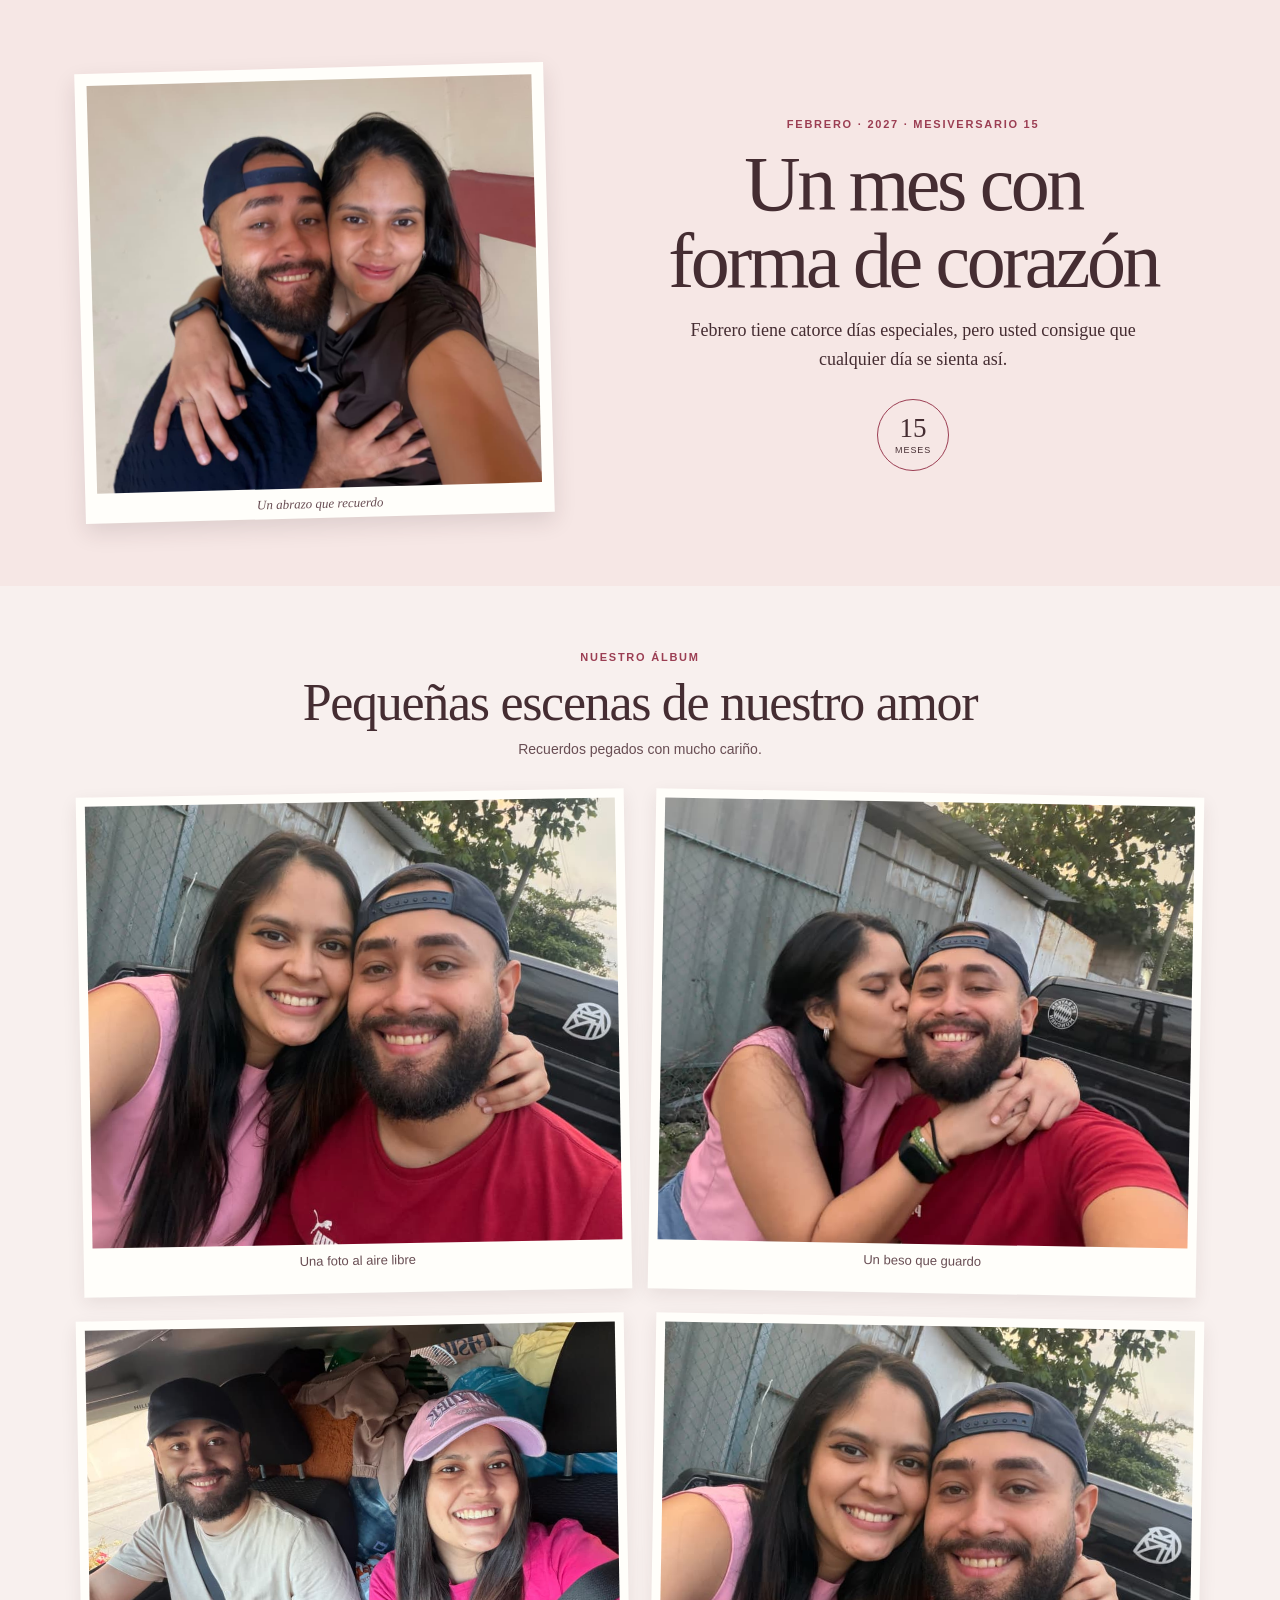
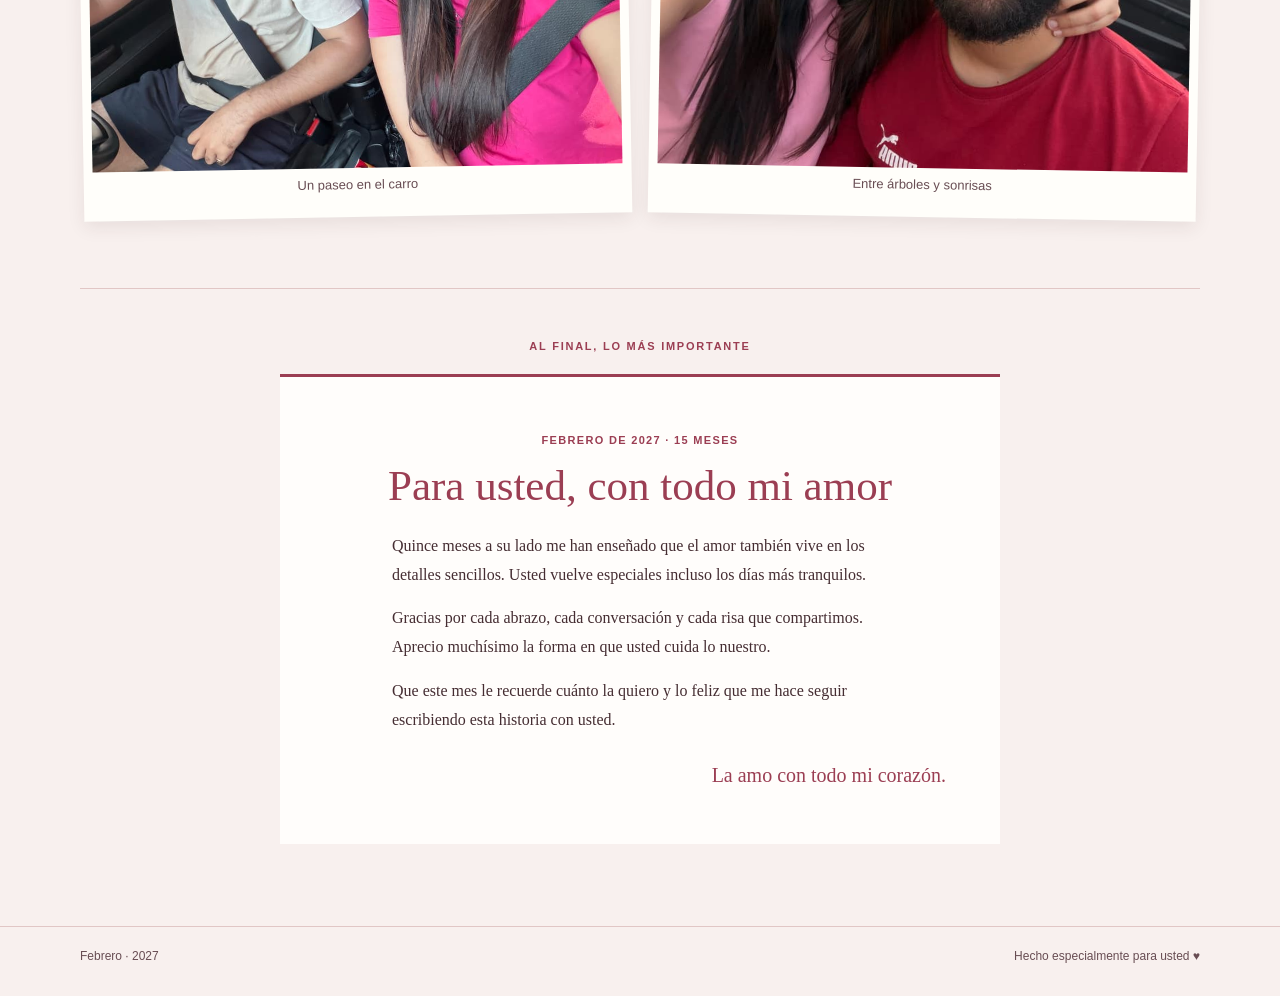
<file: 2027/febrero.html>
<!doctype html>
<html lang="es">
<head>
  <meta charset="utf-8">
  <meta name="viewport" content="width=device-width, initial-scale=1">
  <meta name="theme-color" content="#f7f1e8">
  <meta name="description" content="Un mesiversario especial para celebrar 15 meses juntos.">
  <title>Febrero 2027 · 15 meses juntos</title>
  <link rel="stylesheet" href="styles.css">
</head>
<body class="february">
  <a class="skip-link" href="#recuerdos">Ir a nuestros recuerdos</a>
  <header class="hero">
    <div class="hero-content"><p class="kicker">Febrero · 2027 · Mesiversario 15</p>
    <h1>Un mes con forma de corazón</h1>
    <p class="lead">Febrero tiene catorce días especiales, pero usted consigue que cualquier día se sienta así.</p>
    <p class="month-mark" aria-label="15 meses juntos"><span>15</span><small>meses</small></p></div>
    <figure class="hero-visual"><img src="../img/8.jpeg" alt="Un abrazo en casa" width="960" height="1280" fetchpriority="high" decoding="async"><figcaption>Un abrazo que recuerdo</figcaption></figure>
  </header>
  <main id="recuerdos">
    <section class="album" aria-labelledby="album-title">
      <div class="section-head"><p class="eyebrow">Nuestro álbum</p><h2 id="album-title">Pequeñas escenas de nuestro amor</h2><p class="note">Recuerdos pegados con mucho cariño.</p></div>
      <div class="photo-grid" role="group" aria-label="Cuatro fotografías de nuestros recuerdos">
      <figure class="photo photo-1"><img src="../img/4.jpeg" alt="Una selfie juntos al aire libre" width="780" height="1040" loading="lazy" decoding="async"><figcaption>Una foto al aire libre</figcaption></figure>
      <figure class="photo photo-2"><img src="../img/5.jpeg" alt="Un beso junto al automóvil" width="780" height="1040" loading="lazy" decoding="async"><figcaption>Un beso que guardo</figcaption></figure>
      <figure class="photo photo-3"><img src="../img/6.jpeg" alt="Un viaje juntos en automóvil" width="1040" height="780" loading="lazy" decoding="async"><figcaption>Un paseo en el carro</figcaption></figure>
      <figure class="photo photo-4"><img src="../img/7.jpeg" alt="Una selfie al aire libre entre árboles" width="780" height="1040" loading="lazy" decoding="async"><figcaption>Entre árboles y sonrisas</figcaption></figure>
      </div>
    </section>
    <section class="letter" aria-labelledby="letter-title">
      <p class="eyebrow">Al final, lo más importante</p>
      <article class="letter-paper">
        <p class="letter-date">Febrero de 2027 · 15 meses</p>
        <h2 id="letter-title">Para usted, con todo mi amor</h2>
        <p>Quince meses a su lado me han enseñado que el amor también vive en los detalles sencillos. Usted vuelve especiales incluso los días más tranquilos.</p>
        <p>Gracias por cada abrazo, cada conversación y cada risa que compartimos. Aprecio muchísimo la forma en que usted cuida lo nuestro.</p>
        <p>Que este mes le recuerde cuánto la quiero y lo feliz que me hace seguir escribiendo esta historia con usted.</p>
        <p class="signature">La amo con todo mi corazón.</p>
      </article>
    </section>
  </main>
  <footer><span>Febrero · 2027</span><span>Hecho especialmente para usted ♥</span></footer>
</body>
</html>
</file>
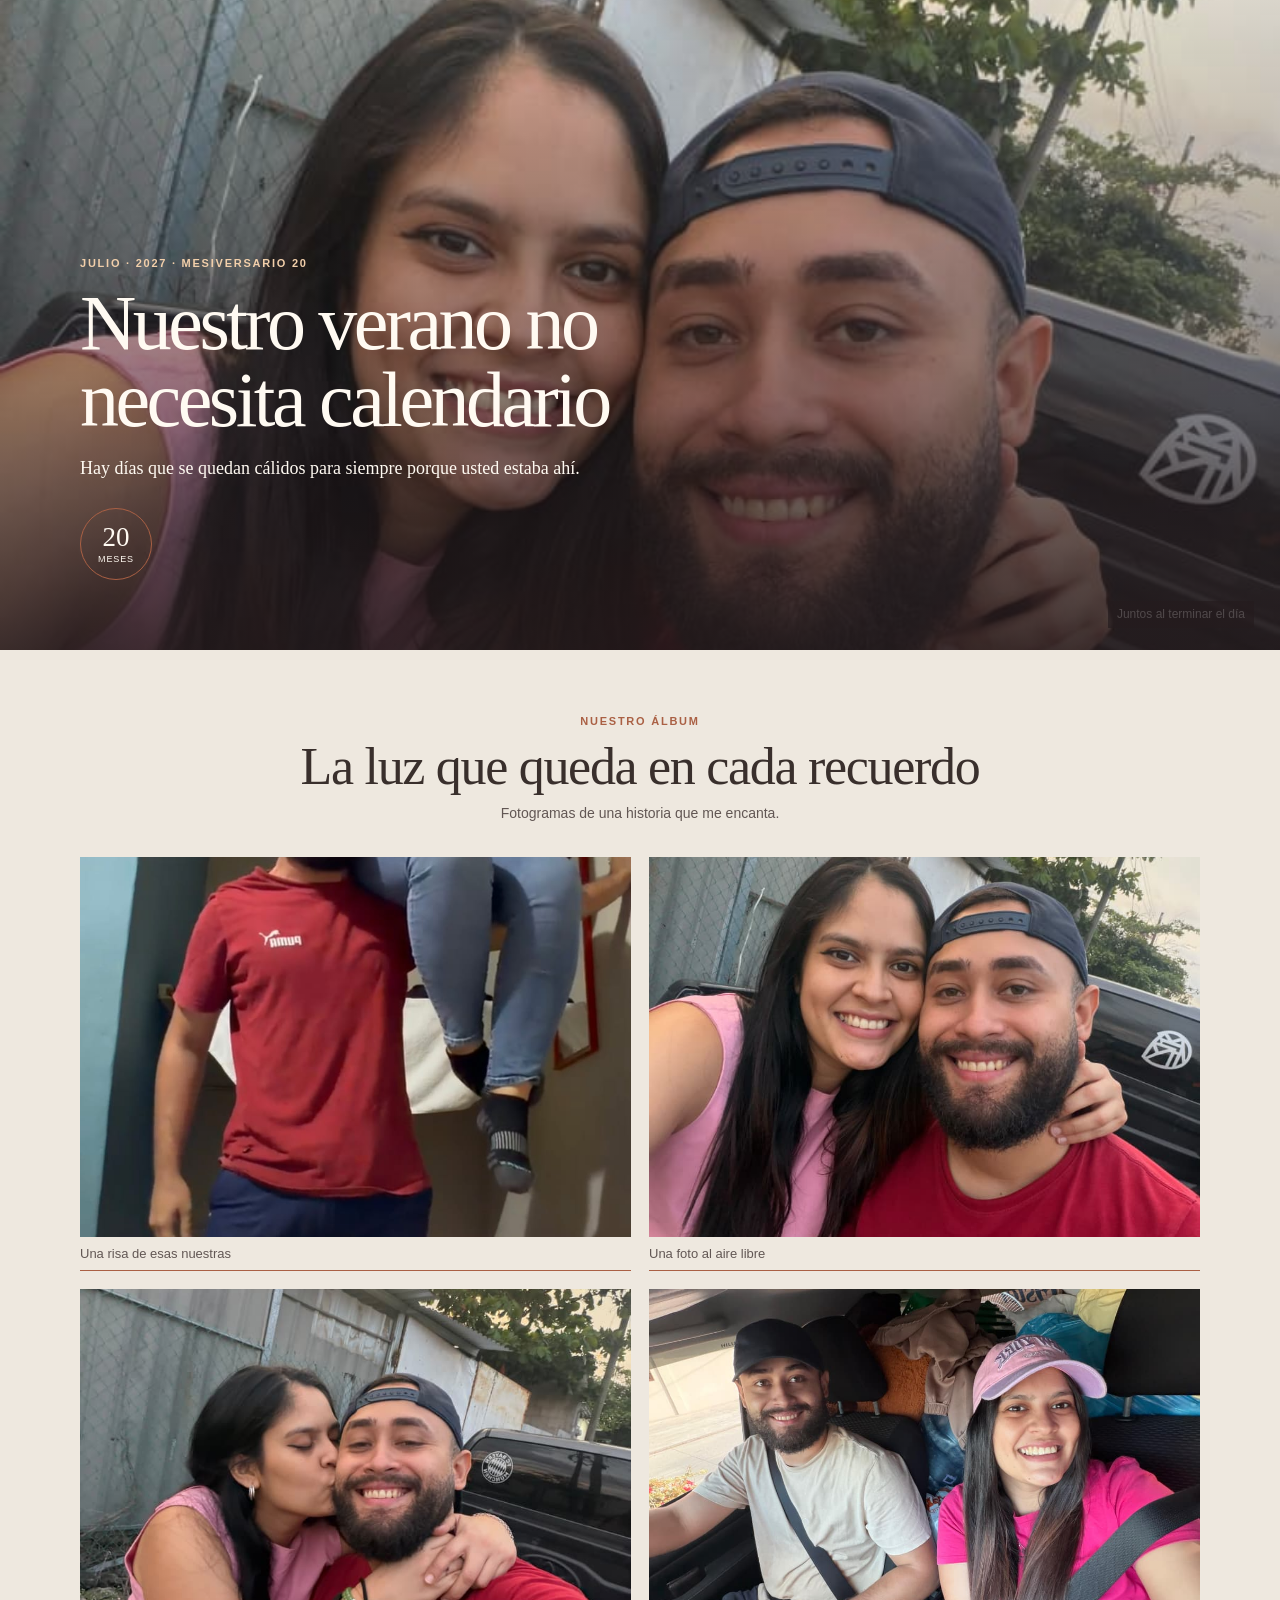
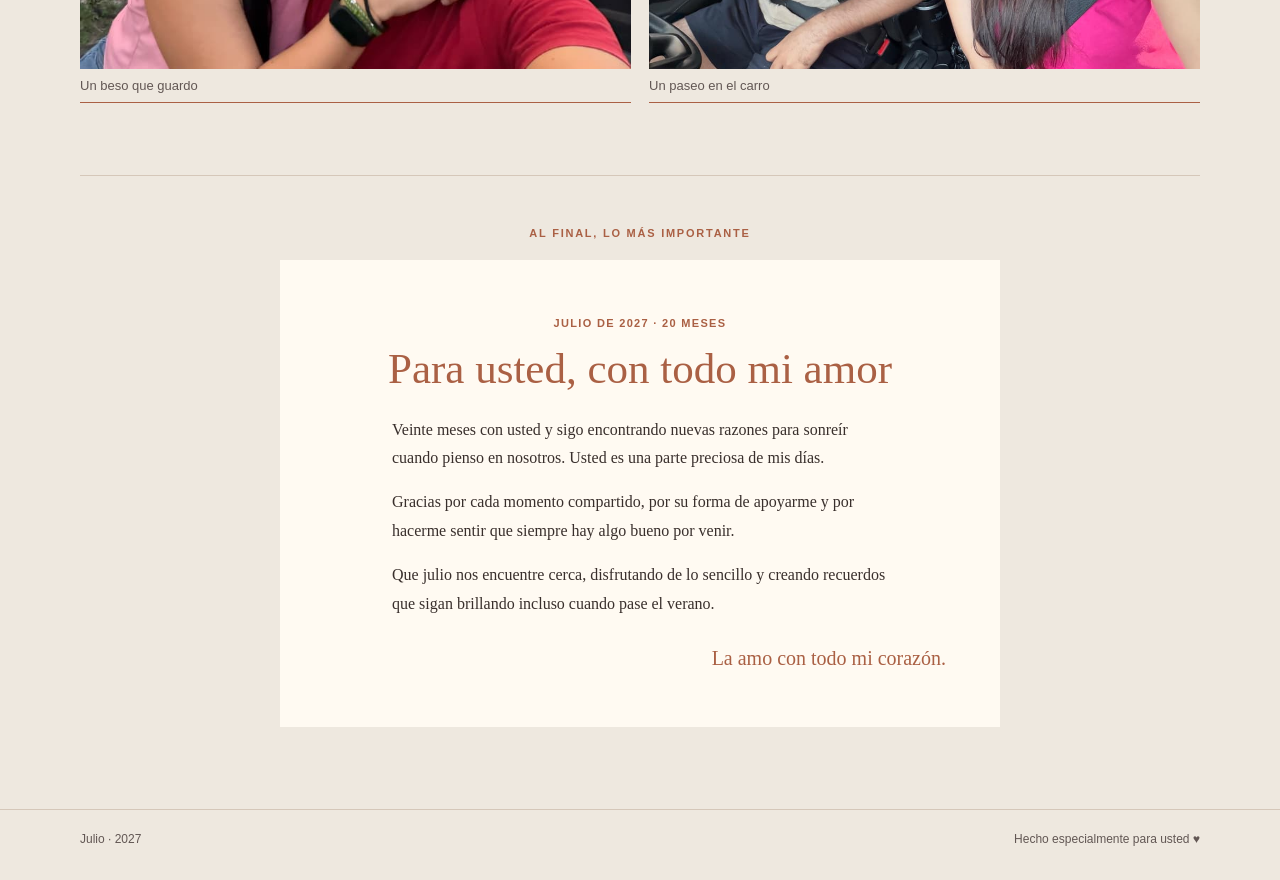
<file: 2027/julio.html>
<!doctype html>
<html lang="es">
<head>
  <meta charset="utf-8">
  <meta name="viewport" content="width=device-width, initial-scale=1">
  <meta name="theme-color" content="#f7f1e8">
  <meta name="description" content="Un mesiversario especial para celebrar 20 meses juntos.">
  <title>Julio 2027 · 20 meses juntos</title>
  <link rel="stylesheet" href="styles.css">
</head>
<body class="july">
  <a class="skip-link" href="#recuerdos">Ir a nuestros recuerdos</a>
  <header class="hero">
    <div class="hero-content"><p class="kicker">Julio · 2027 · Mesiversario 20</p>
    <h1>Nuestro verano no necesita calendario</h1>
    <p class="lead">Hay días que se quedan cálidos para siempre porque usted estaba ahí.</p>
    <p class="month-mark" aria-label="20 meses juntos"><span>20</span><small>meses</small></p></div>
    <figure class="hero-visual"><img src="../img/7.jpeg" alt="Una selfie al aire libre entre árboles" width="780" height="1040" fetchpriority="high" decoding="async"><figcaption>Juntos al terminar el día</figcaption></figure>
  </header>
  <main id="recuerdos">
    <section class="album" aria-labelledby="album-title">
      <div class="section-head"><p class="eyebrow">Nuestro álbum</p><h2 id="album-title">La luz que queda en cada recuerdo</h2><p class="note">Fotogramas de una historia que me encanta.</p></div>
      <div class="photo-grid" role="group" aria-label="Cuatro fotografías de nuestros recuerdos">
      <figure class="photo photo-1"><img src="../img/3.jpeg" alt="Una risa compartida en casa" width="899" height="1599" loading="lazy" decoding="async"><figcaption>Una risa de esas nuestras</figcaption></figure>
      <figure class="photo photo-2"><img src="../img/4.jpeg" alt="Una selfie juntos al aire libre" width="780" height="1040" loading="lazy" decoding="async"><figcaption>Una foto al aire libre</figcaption></figure>
      <figure class="photo photo-3"><img src="../img/5.jpeg" alt="Un beso junto al automóvil" width="780" height="1040" loading="lazy" decoding="async"><figcaption>Un beso que guardo</figcaption></figure>
      <figure class="photo photo-4"><img src="../img/6.jpeg" alt="Un viaje juntos en automóvil" width="1040" height="780" loading="lazy" decoding="async"><figcaption>Un paseo en el carro</figcaption></figure>
      </div>
    </section>
    <section class="letter" aria-labelledby="letter-title">
      <p class="eyebrow">Al final, lo más importante</p>
      <article class="letter-paper">
        <p class="letter-date">Julio de 2027 · 20 meses</p>
        <h2 id="letter-title">Para usted, con todo mi amor</h2>
        <p>Veinte meses con usted y sigo encontrando nuevas razones para sonreír cuando pienso en nosotros. Usted es una parte preciosa de mis días.</p>
        <p>Gracias por cada momento compartido, por su forma de apoyarme y por hacerme sentir que siempre hay algo bueno por venir.</p>
        <p>Que julio nos encuentre cerca, disfrutando de lo sencillo y creando recuerdos que sigan brillando incluso cuando pase el verano.</p>
        <p class="signature">La amo con todo mi corazón.</p>
      </article>
    </section>
  </main>
  <footer><span>Julio · 2027</span><span>Hecho especialmente para usted ♥</span></footer>
</body>
</html>
</file>
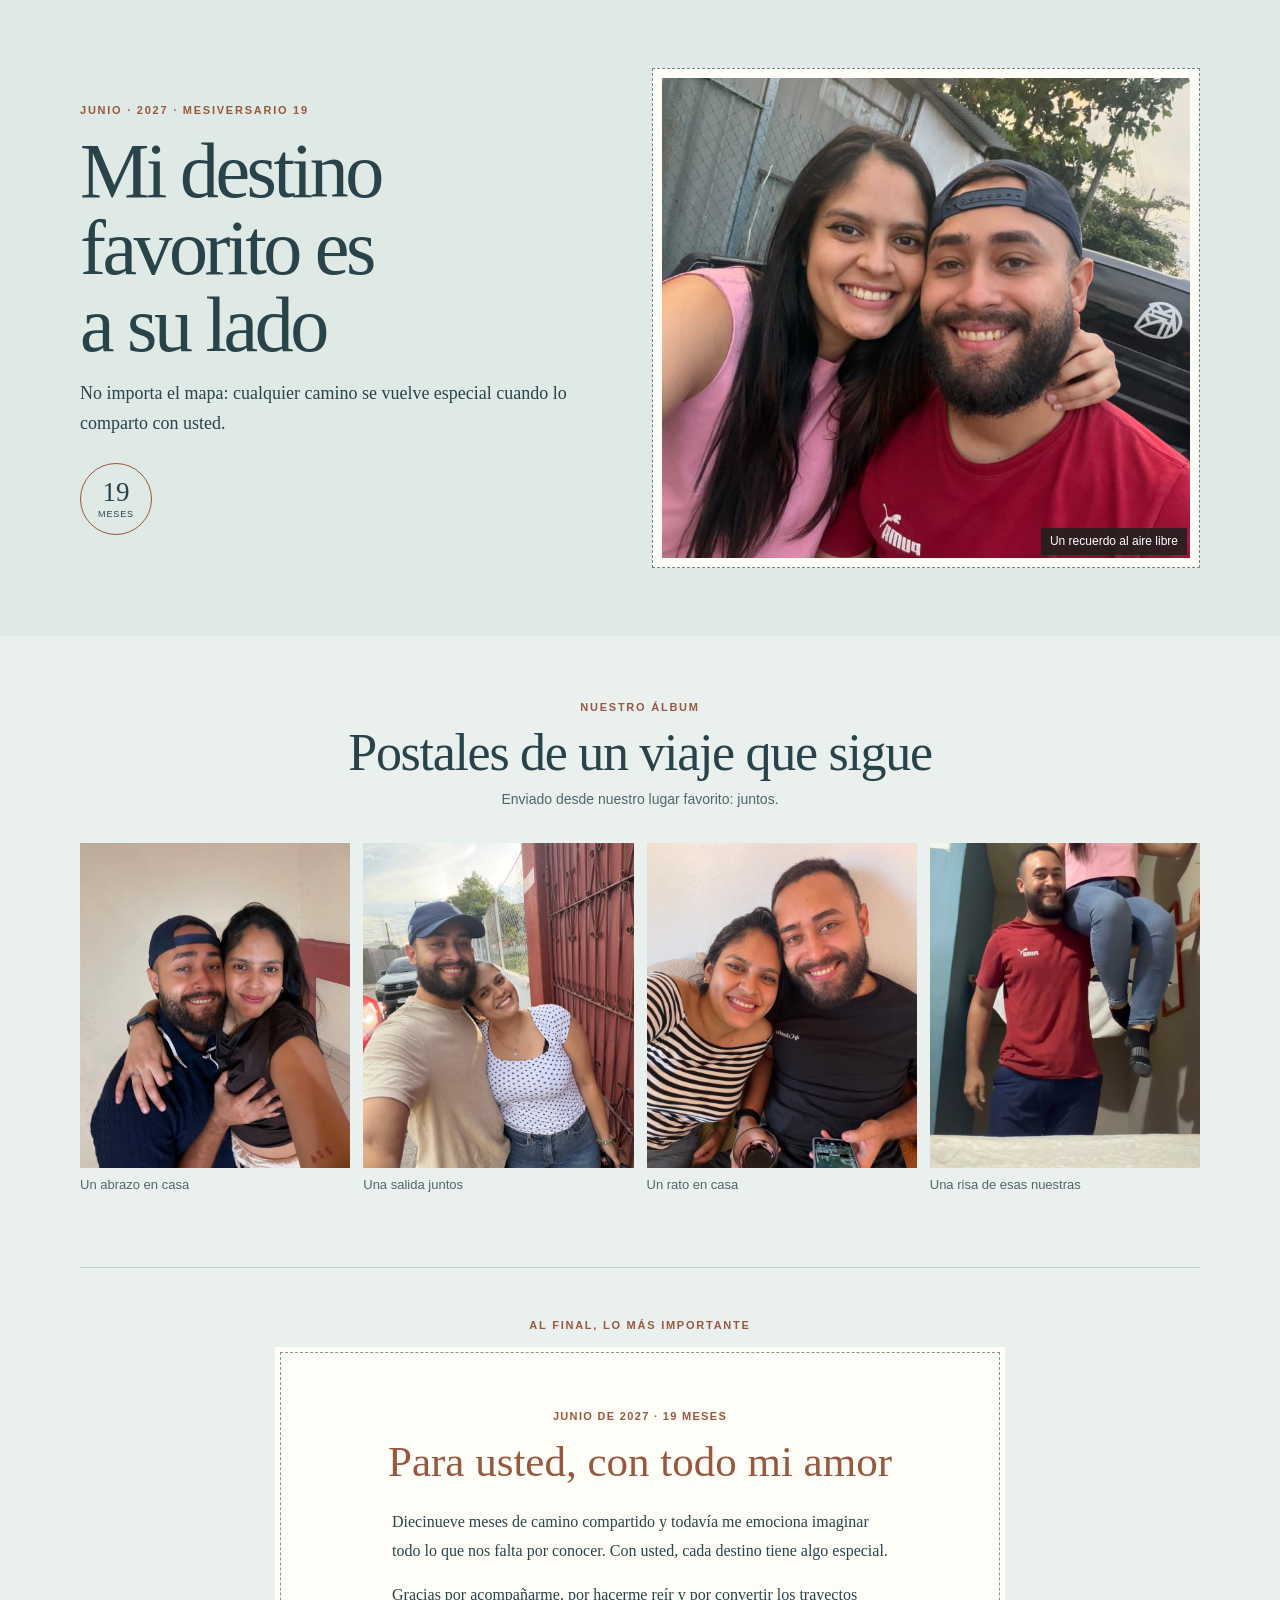
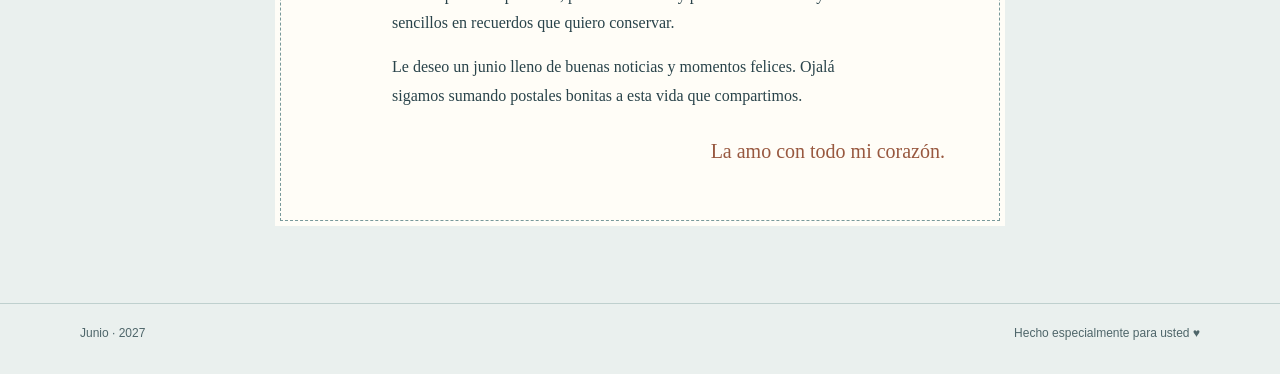
<file: 2027/junio.html>
<!doctype html>
<html lang="es">
<head>
  <meta charset="utf-8">
  <meta name="viewport" content="width=device-width, initial-scale=1">
  <meta name="theme-color" content="#f7f1e8">
  <meta name="description" content="Un mesiversario especial para celebrar 19 meses juntos.">
  <title>Junio 2027 · 19 meses juntos</title>
  <link rel="stylesheet" href="styles.css">
</head>
<body class="june">
  <a class="skip-link" href="#recuerdos">Ir a nuestros recuerdos</a>
  <header class="hero">
    <div class="hero-content"><p class="kicker">Junio · 2027 · Mesiversario 19</p>
    <h1>Mi destino favorito es a su lado</h1>
    <p class="lead">No importa el mapa: cualquier camino se vuelve especial cuando lo comparto con usted.</p>
    <p class="month-mark" aria-label="19 meses juntos"><span>19</span><small>meses</small></p></div>
    <figure class="hero-visual"><img src="../img/4.jpeg" alt="Una selfie juntos al aire libre" width="780" height="1040" fetchpriority="high" decoding="async"><figcaption>Un recuerdo al aire libre</figcaption></figure>
  </header>
  <main id="recuerdos">
    <section class="album" aria-labelledby="album-title">
      <div class="section-head"><p class="eyebrow">Nuestro álbum</p><h2 id="album-title">Postales de un viaje que sigue</h2><p class="note">Enviado desde nuestro lugar favorito: juntos.</p></div>
      <div class="photo-grid" role="group" aria-label="Cuatro fotografías de nuestros recuerdos">
      <figure class="photo photo-1"><img src="../img/8.jpeg" alt="Un abrazo en casa" width="960" height="1280" loading="lazy" decoding="async"><figcaption>Un abrazo en casa</figcaption></figure>
      <figure class="photo photo-2"><img src="../img/1.jpeg" alt="Una selfie juntos en la calle" width="780" height="1040" loading="lazy" decoding="async"><figcaption>Una salida juntos</figcaption></figure>
      <figure class="photo photo-3"><img src="../img/2.jpeg" alt="Una selfie cariñosa en casa" width="780" height="1040" loading="lazy" decoding="async"><figcaption>Un rato en casa</figcaption></figure>
      <figure class="photo photo-4"><img src="../img/3.jpeg" alt="Una risa compartida en casa" width="899" height="1599" loading="lazy" decoding="async"><figcaption>Una risa de esas nuestras</figcaption></figure>
      </div>
    </section>
    <section class="letter" aria-labelledby="letter-title">
      <p class="eyebrow">Al final, lo más importante</p>
      <article class="letter-paper">
        <p class="letter-date">Junio de 2027 · 19 meses</p>
        <h2 id="letter-title">Para usted, con todo mi amor</h2>
        <p>Diecinueve meses de camino compartido y todavía me emociona imaginar todo lo que nos falta por conocer. Con usted, cada destino tiene algo especial.</p>
        <p>Gracias por acompañarme, por hacerme reír y por convertir los trayectos sencillos en recuerdos que quiero conservar.</p>
        <p>Le deseo un junio lleno de buenas noticias y momentos felices. Ojalá sigamos sumando postales bonitas a esta vida que compartimos.</p>
        <p class="signature">La amo con todo mi corazón.</p>
      </article>
    </section>
  </main>
  <footer><span>Junio · 2027</span><span>Hecho especialmente para usted ♥</span></footer>
</body>
</html>
</file>
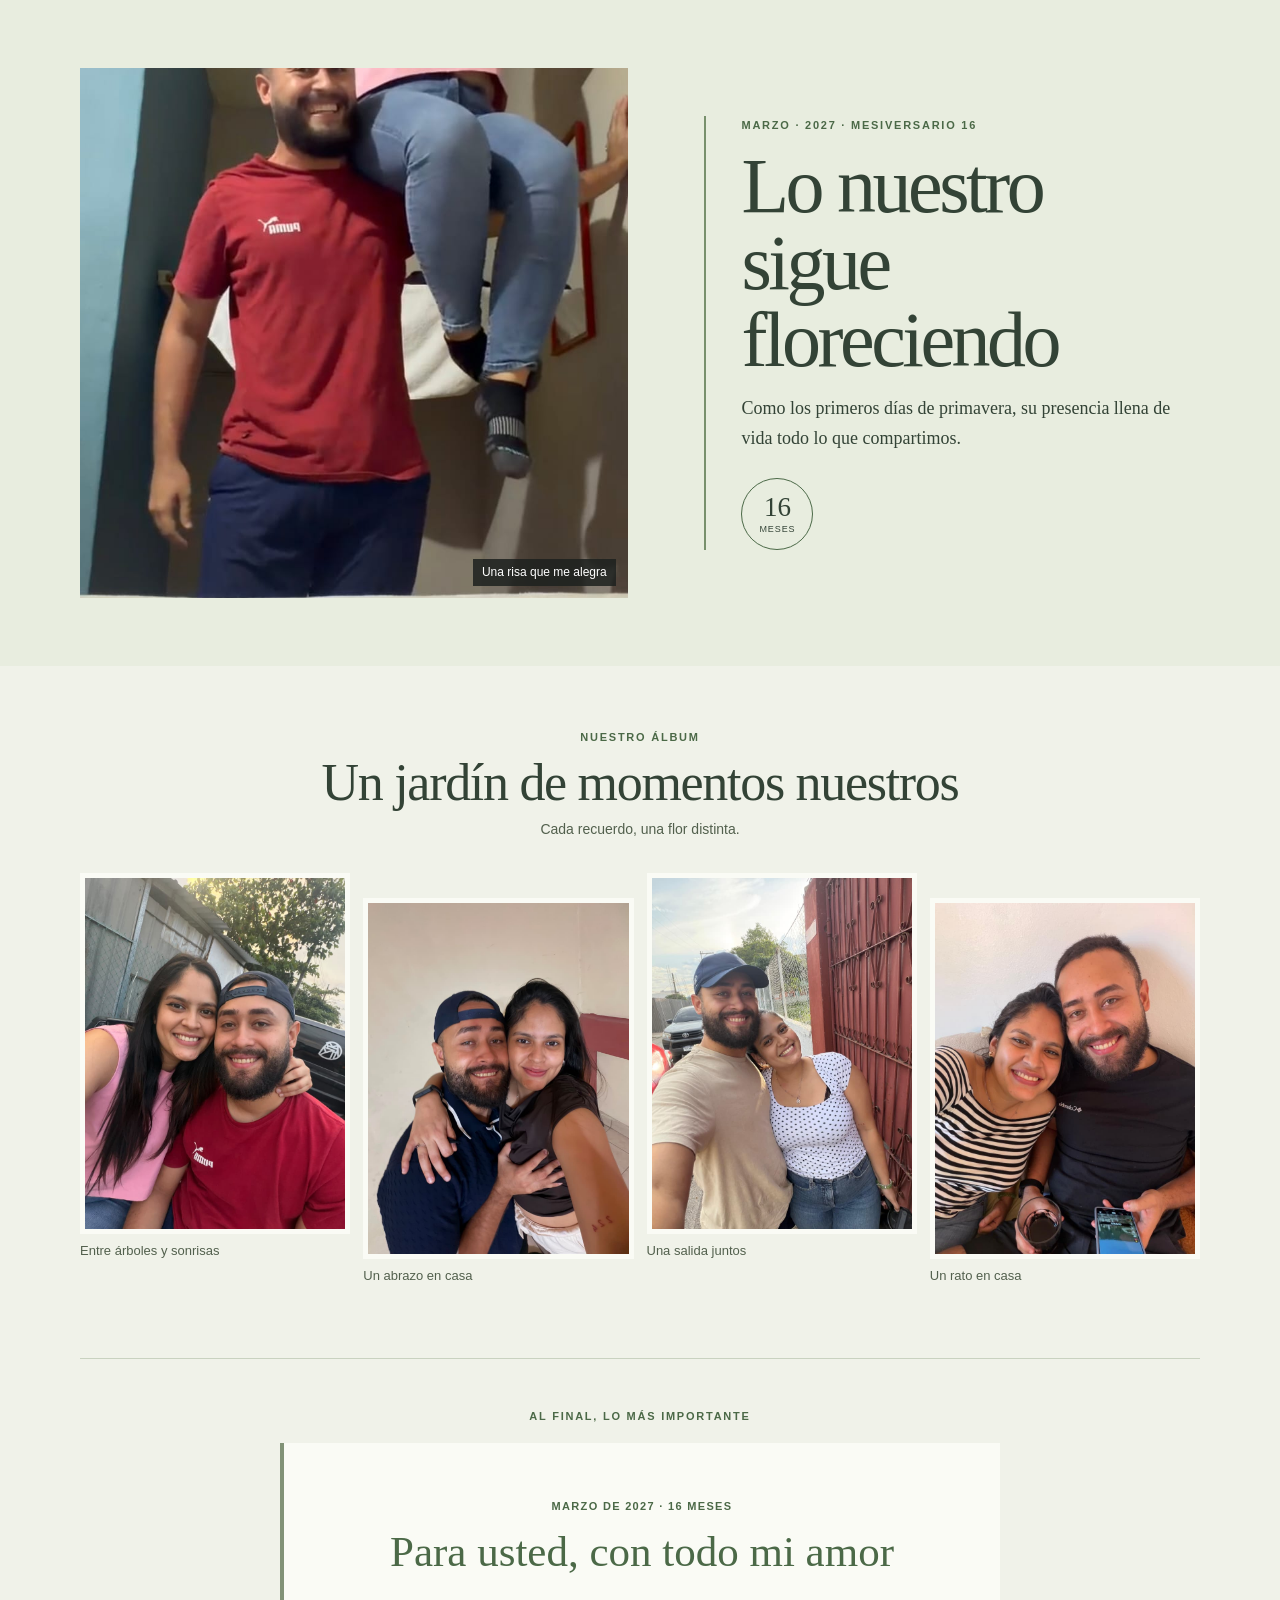
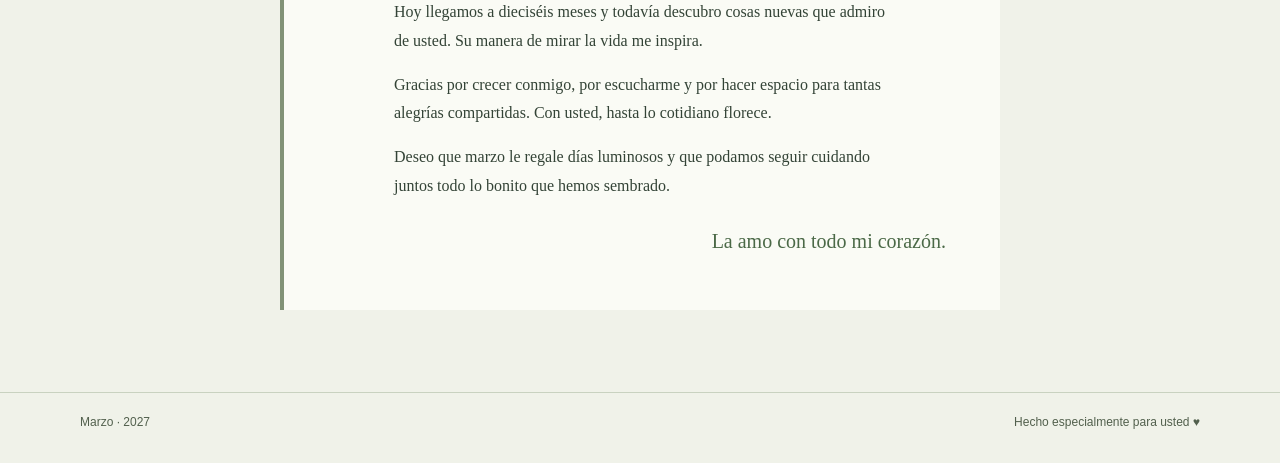
<file: 2027/marzo.html>
<!doctype html>
<html lang="es">
<head>
  <meta charset="utf-8">
  <meta name="viewport" content="width=device-width, initial-scale=1">
  <meta name="theme-color" content="#f7f1e8">
  <meta name="description" content="Un mesiversario especial para celebrar 16 meses juntos.">
  <title>Marzo 2027 · 16 meses juntos</title>
  <link rel="stylesheet" href="styles.css">
</head>
<body class="march">
  <a class="skip-link" href="#recuerdos">Ir a nuestros recuerdos</a>
  <header class="hero">
    <div class="hero-content"><p class="kicker">Marzo · 2027 · Mesiversario 16</p>
    <h1>Lo nuestro sigue floreciendo</h1>
    <p class="lead">Como los primeros días de primavera, su presencia llena de vida todo lo que compartimos.</p>
    <p class="month-mark" aria-label="16 meses juntos"><span>16</span><small>meses</small></p></div>
    <figure class="hero-visual"><img src="../img/3.jpeg" alt="Una risa compartida en casa" width="899" height="1599" fetchpriority="high" decoding="async"><figcaption>Una risa que me alegra</figcaption></figure>
  </header>
  <main id="recuerdos">
    <section class="album" aria-labelledby="album-title">
      <div class="section-head"><p class="eyebrow">Nuestro álbum</p><h2 id="album-title">Un jardín de momentos nuestros</h2><p class="note">Cada recuerdo, una flor distinta.</p></div>
      <div class="photo-grid" role="group" aria-label="Cuatro fotografías de nuestros recuerdos">
      <figure class="photo photo-1"><img src="../img/7.jpeg" alt="Una selfie al aire libre entre árboles" width="780" height="1040" loading="lazy" decoding="async"><figcaption>Entre árboles y sonrisas</figcaption></figure>
      <figure class="photo photo-2"><img src="../img/8.jpeg" alt="Un abrazo en casa" width="960" height="1280" loading="lazy" decoding="async"><figcaption>Un abrazo en casa</figcaption></figure>
      <figure class="photo photo-3"><img src="../img/1.jpeg" alt="Una selfie juntos en la calle" width="780" height="1040" loading="lazy" decoding="async"><figcaption>Una salida juntos</figcaption></figure>
      <figure class="photo photo-4"><img src="../img/2.jpeg" alt="Una selfie cariñosa en casa" width="780" height="1040" loading="lazy" decoding="async"><figcaption>Un rato en casa</figcaption></figure>
      </div>
    </section>
    <section class="letter" aria-labelledby="letter-title">
      <p class="eyebrow">Al final, lo más importante</p>
      <article class="letter-paper">
        <p class="letter-date">Marzo de 2027 · 16 meses</p>
        <h2 id="letter-title">Para usted, con todo mi amor</h2>
        <p>Hoy llegamos a dieciséis meses y todavía descubro cosas nuevas que admiro de usted. Su manera de mirar la vida me inspira.</p>
        <p>Gracias por crecer conmigo, por escucharme y por hacer espacio para tantas alegrías compartidas. Con usted, hasta lo cotidiano florece.</p>
        <p>Deseo que marzo le regale días luminosos y que podamos seguir cuidando juntos todo lo bonito que hemos sembrado.</p>
        <p class="signature">La amo con todo mi corazón.</p>
      </article>
    </section>
  </main>
  <footer><span>Marzo · 2027</span><span>Hecho especialmente para usted ♥</span></footer>
</body>
</html>
</file>
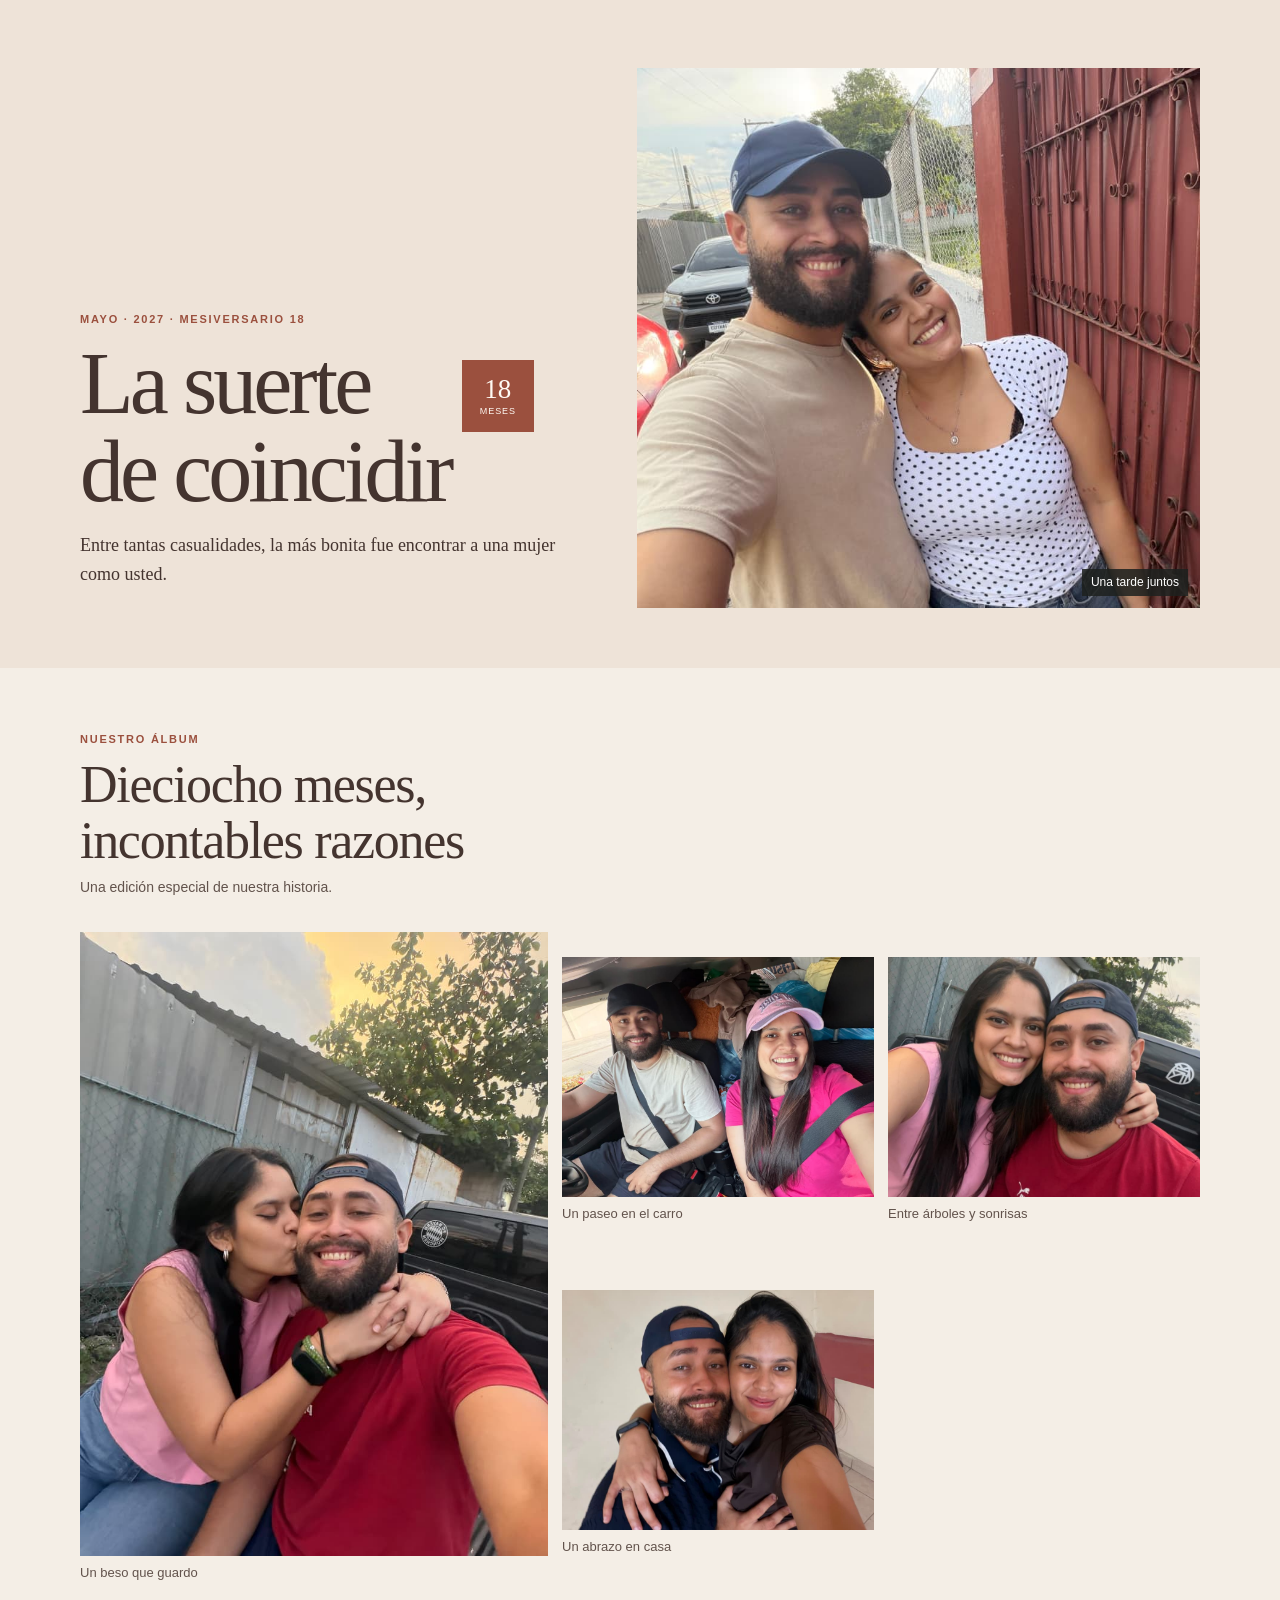
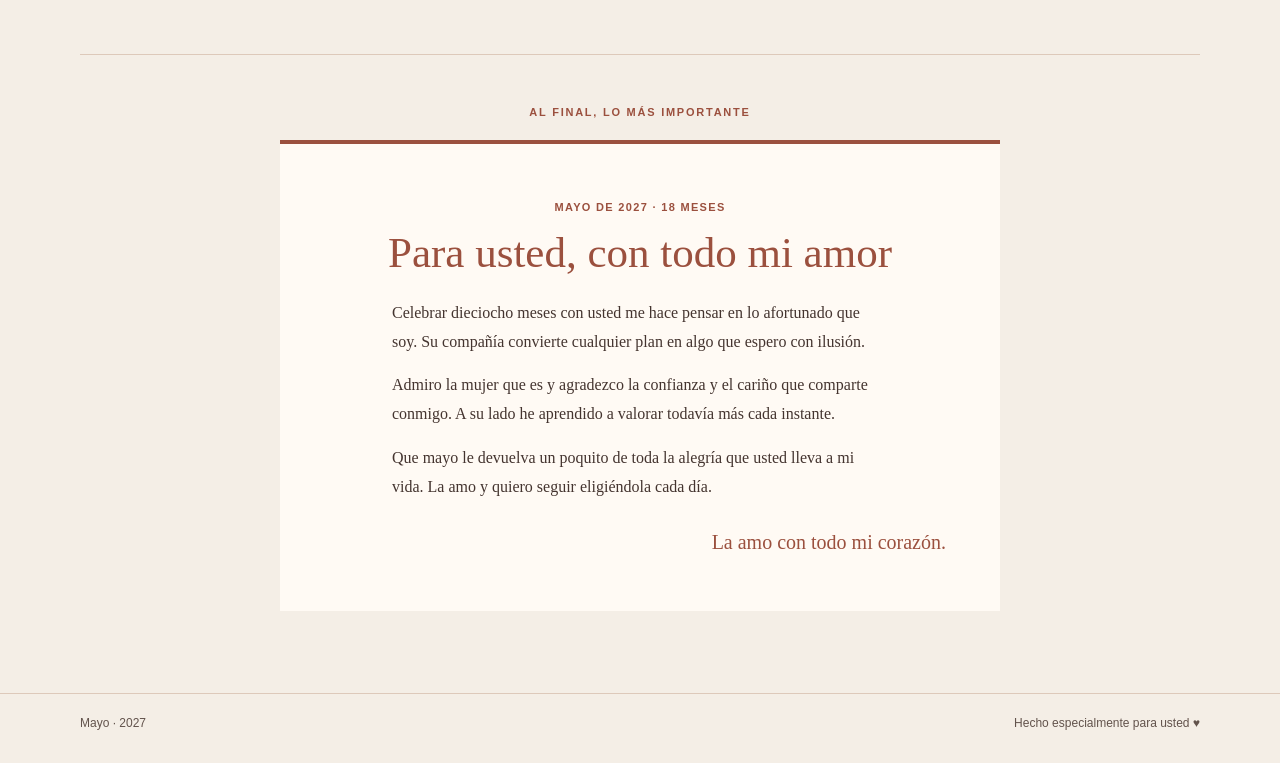
<file: 2027/mayo.html>
<!doctype html>
<html lang="es">
<head>
  <meta charset="utf-8">
  <meta name="viewport" content="width=device-width, initial-scale=1">
  <meta name="theme-color" content="#f7f1e8">
  <meta name="description" content="Un mesiversario especial para celebrar 18 meses juntos.">
  <title>Mayo 2027 · 18 meses juntos</title>
  <link rel="stylesheet" href="styles.css">
</head>
<body class="may">
  <a class="skip-link" href="#recuerdos">Ir a nuestros recuerdos</a>
  <header class="hero">
    <div class="hero-content"><p class="kicker">Mayo · 2027 · Mesiversario 18</p>
    <h1>La suerte de coincidir</h1>
    <p class="lead">Entre tantas casualidades, la más bonita fue encontrar a una mujer como usted.</p>
    <p class="month-mark" aria-label="18 meses juntos"><span>18</span><small>meses</small></p></div>
    <figure class="hero-visual"><img src="../img/1.jpeg" alt="Una selfie juntos en la calle" width="780" height="1040" fetchpriority="high" decoding="async"><figcaption>Una tarde juntos</figcaption></figure>
  </header>
  <main id="recuerdos">
    <section class="album" aria-labelledby="album-title">
      <div class="section-head"><p class="eyebrow">Nuestro álbum</p><h2 id="album-title">Dieciocho meses, incontables razones</h2><p class="note">Una edición especial de nuestra historia.</p></div>
      <div class="photo-grid" role="group" aria-label="Cuatro fotografías de nuestros recuerdos">
      <figure class="photo photo-1"><img src="../img/5.jpeg" alt="Un beso junto al automóvil" width="780" height="1040" loading="lazy" decoding="async"><figcaption>Un beso que guardo</figcaption></figure>
      <figure class="photo photo-2"><img src="../img/6.jpeg" alt="Un viaje juntos en automóvil" width="1040" height="780" loading="lazy" decoding="async"><figcaption>Un paseo en el carro</figcaption></figure>
      <figure class="photo photo-3"><img src="../img/7.jpeg" alt="Una selfie al aire libre entre árboles" width="780" height="1040" loading="lazy" decoding="async"><figcaption>Entre árboles y sonrisas</figcaption></figure>
      <figure class="photo photo-4"><img src="../img/8.jpeg" alt="Un abrazo en casa" width="960" height="1280" loading="lazy" decoding="async"><figcaption>Un abrazo en casa</figcaption></figure>
      </div>
    </section>
    <section class="letter" aria-labelledby="letter-title">
      <p class="eyebrow">Al final, lo más importante</p>
      <article class="letter-paper">
        <p class="letter-date">Mayo de 2027 · 18 meses</p>
        <h2 id="letter-title">Para usted, con todo mi amor</h2>
        <p>Celebrar dieciocho meses con usted me hace pensar en lo afortunado que soy. Su compañía convierte cualquier plan en algo que espero con ilusión.</p>
        <p>Admiro la mujer que es y agradezco la confianza y el cariño que comparte conmigo. A su lado he aprendido a valorar todavía más cada instante.</p>
        <p>Que mayo le devuelva un poquito de toda la alegría que usted lleva a mi vida. La amo y quiero seguir eligiéndola cada día.</p>
        <p class="signature">La amo con todo mi corazón.</p>
      </article>
    </section>
  </main>
  <footer><span>Mayo · 2027</span><span>Hecho especialmente para usted ♥</span></footer>
</body>
</html>
</file>
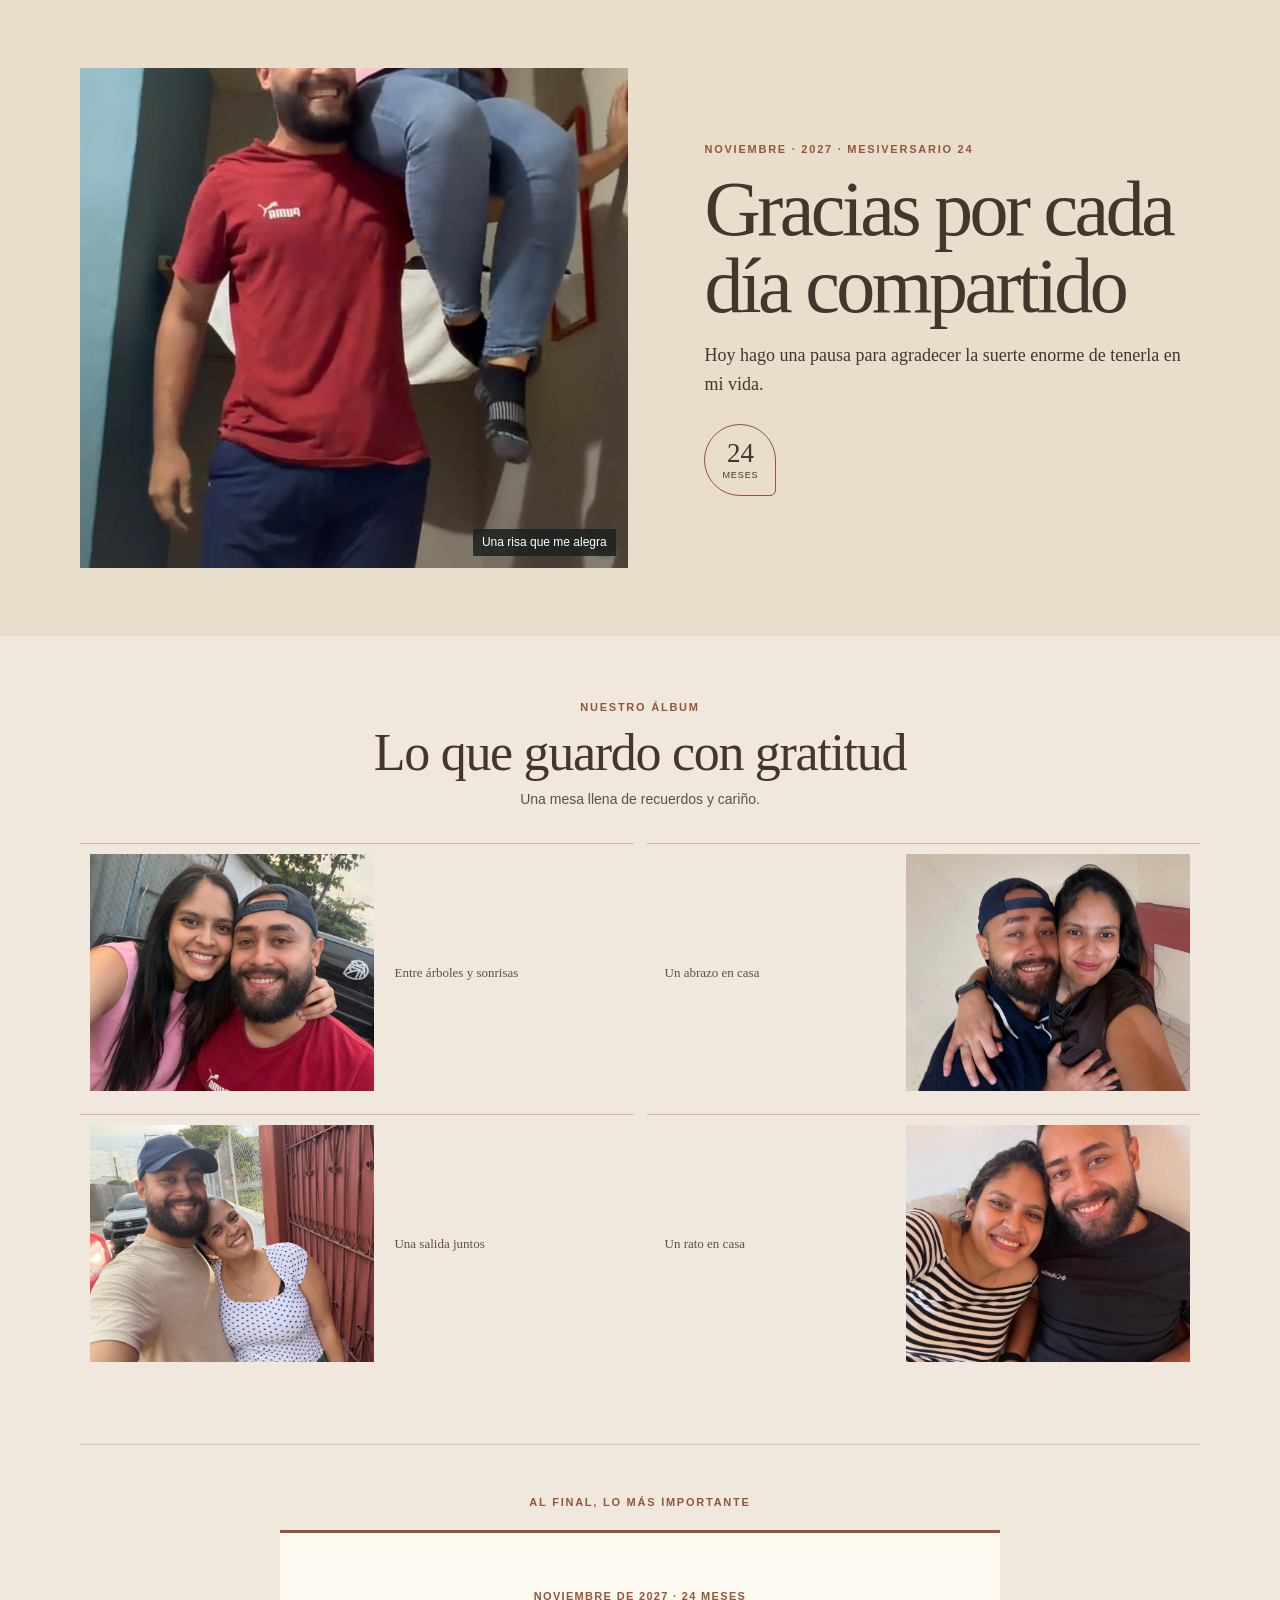
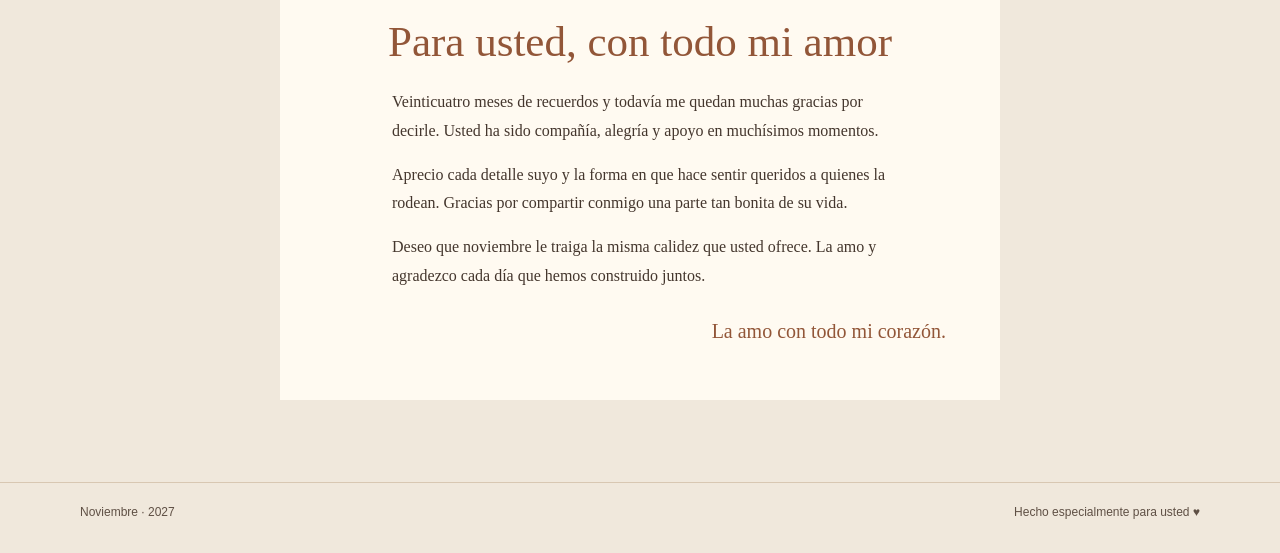
<file: 2027/noviembre.html>
<!doctype html>
<html lang="es">
<head>
  <meta charset="utf-8">
  <meta name="viewport" content="width=device-width, initial-scale=1">
  <meta name="theme-color" content="#f7f1e8">
  <meta name="description" content="Un mesiversario especial para celebrar 24 meses juntos.">
  <title>Noviembre 2027 · 24 meses juntos</title>
  <link rel="stylesheet" href="styles.css">
</head>
<body class="november">
  <a class="skip-link" href="#recuerdos">Ir a nuestros recuerdos</a>
  <header class="hero">
    <div class="hero-content"><p class="kicker">Noviembre · 2027 · Mesiversario 24</p>
    <h1>Gracias por cada día compartido</h1>
    <p class="lead">Hoy hago una pausa para agradecer la suerte enorme de tenerla en mi vida.</p>
    <p class="month-mark" aria-label="24 meses juntos"><span>24</span><small>meses</small></p></div>
    <figure class="hero-visual"><img src="../img/3.jpeg" alt="Una risa compartida en casa" width="899" height="1599" fetchpriority="high" decoding="async"><figcaption>Una risa que me alegra</figcaption></figure>
  </header>
  <main id="recuerdos">
    <section class="album" aria-labelledby="album-title">
      <div class="section-head"><p class="eyebrow">Nuestro álbum</p><h2 id="album-title">Lo que guardo con gratitud</h2><p class="note">Una mesa llena de recuerdos y cariño.</p></div>
      <div class="photo-grid" role="group" aria-label="Cuatro fotografías de nuestros recuerdos">
      <figure class="photo photo-1"><img src="../img/7.jpeg" alt="Una selfie al aire libre entre árboles" width="780" height="1040" loading="lazy" decoding="async"><figcaption>Entre árboles y sonrisas</figcaption></figure>
      <figure class="photo photo-2"><img src="../img/8.jpeg" alt="Un abrazo en casa" width="960" height="1280" loading="lazy" decoding="async"><figcaption>Un abrazo en casa</figcaption></figure>
      <figure class="photo photo-3"><img src="../img/1.jpeg" alt="Una selfie juntos en la calle" width="780" height="1040" loading="lazy" decoding="async"><figcaption>Una salida juntos</figcaption></figure>
      <figure class="photo photo-4"><img src="../img/2.jpeg" alt="Una selfie cariñosa en casa" width="780" height="1040" loading="lazy" decoding="async"><figcaption>Un rato en casa</figcaption></figure>
      </div>
    </section>
    <section class="letter" aria-labelledby="letter-title">
      <p class="eyebrow">Al final, lo más importante</p>
      <article class="letter-paper">
        <p class="letter-date">Noviembre de 2027 · 24 meses</p>
        <h2 id="letter-title">Para usted, con todo mi amor</h2>
        <p>Veinticuatro meses de recuerdos y todavía me quedan muchas gracias por decirle. Usted ha sido compañía, alegría y apoyo en muchísimos momentos.</p>
        <p>Aprecio cada detalle suyo y la forma en que hace sentir queridos a quienes la rodean. Gracias por compartir conmigo una parte tan bonita de su vida.</p>
        <p>Deseo que noviembre le traiga la misma calidez que usted ofrece. La amo y agradezco cada día que hemos construido juntos.</p>
        <p class="signature">La amo con todo mi corazón.</p>
      </article>
    </section>
  </main>
  <footer><span>Noviembre · 2027</span><span>Hecho especialmente para usted ♥</span></footer>
</body>
</html>
</file>
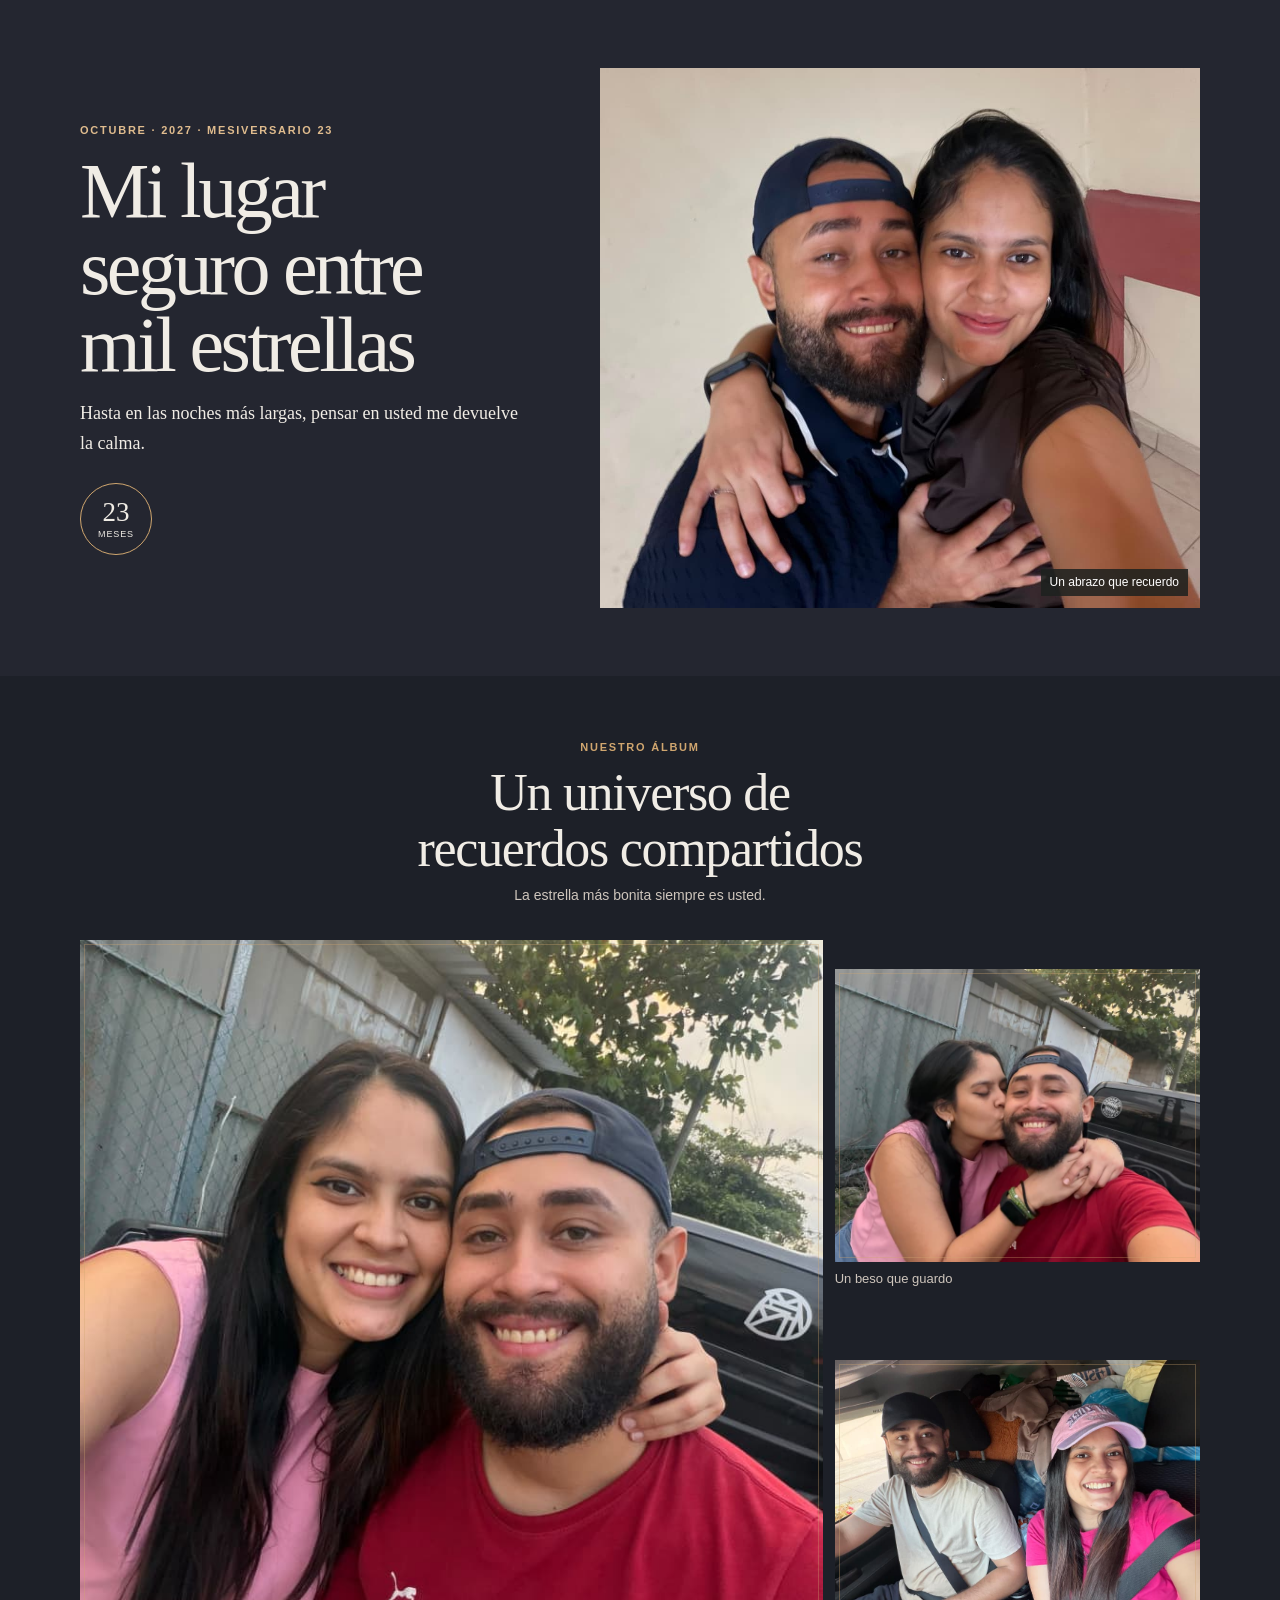
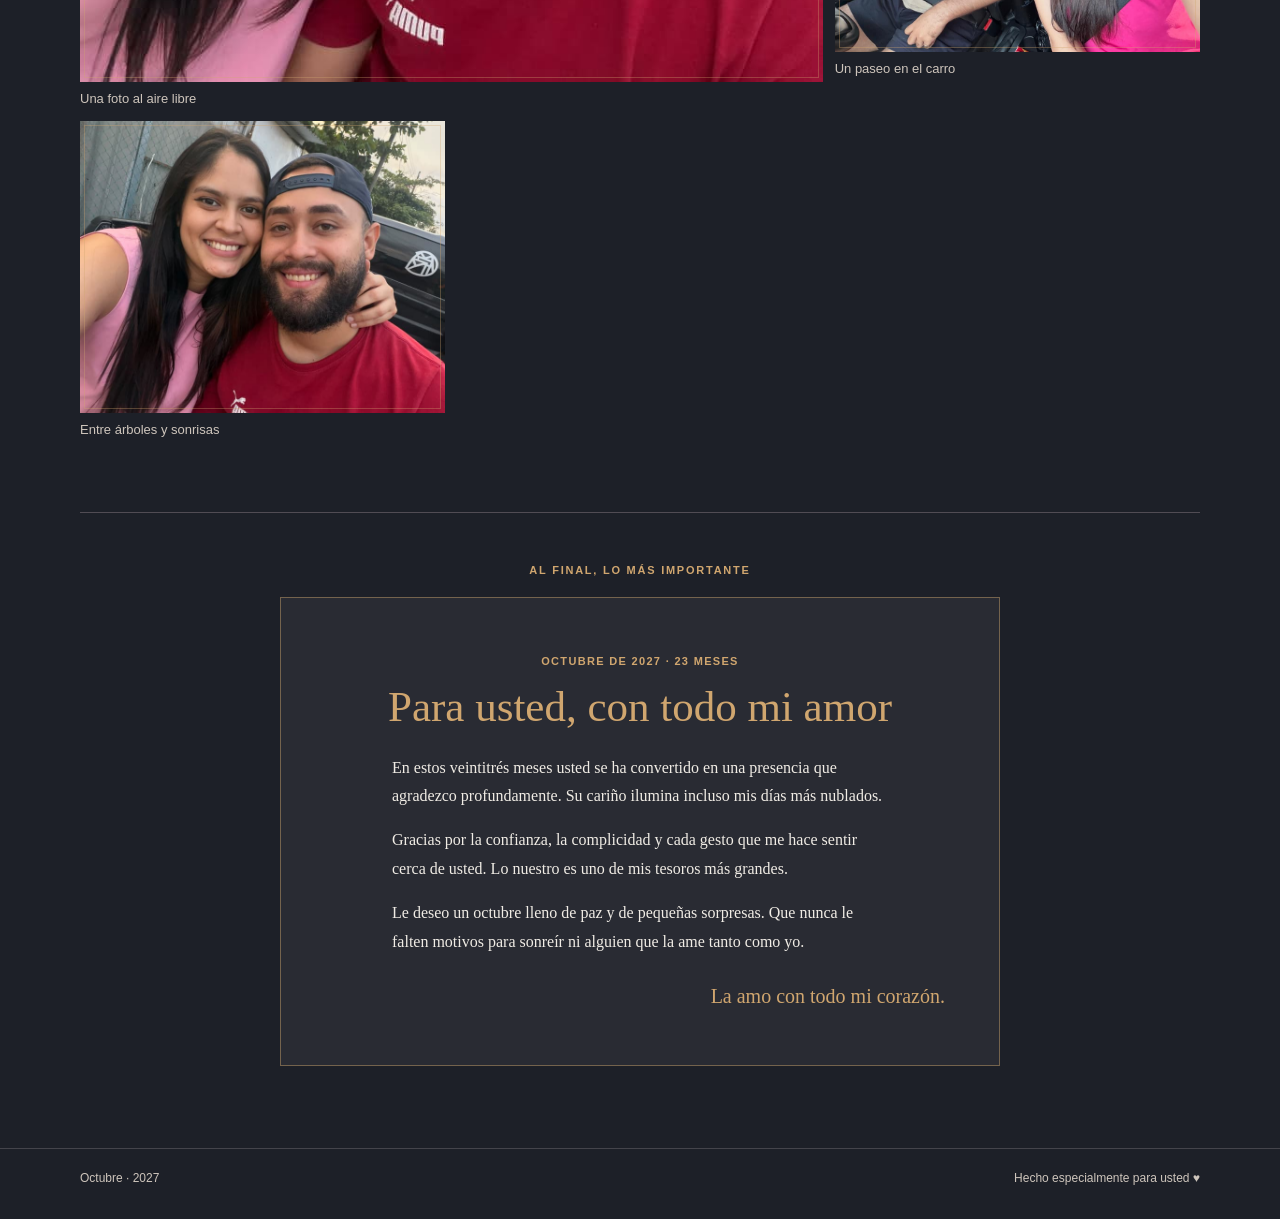
<file: 2027/octubre.html>
<!doctype html>
<html lang="es">
<head>
  <meta charset="utf-8">
  <meta name="viewport" content="width=device-width, initial-scale=1">
  <meta name="theme-color" content="#f7f1e8">
  <meta name="description" content="Un mesiversario especial para celebrar 23 meses juntos.">
  <title>Octubre 2027 · 23 meses juntos</title>
  <link rel="stylesheet" href="styles.css">
</head>
<body class="october">
  <a class="skip-link" href="#recuerdos">Ir a nuestros recuerdos</a>
  <header class="hero">
    <div class="hero-content"><p class="kicker">Octubre · 2027 · Mesiversario 23</p>
    <h1>Mi lugar seguro entre mil estrellas</h1>
    <p class="lead">Hasta en las noches más largas, pensar en usted me devuelve la calma.</p>
    <p class="month-mark" aria-label="23 meses juntos"><span>23</span><small>meses</small></p></div>
    <figure class="hero-visual"><img src="../img/8.jpeg" alt="Un abrazo en casa" width="960" height="1280" fetchpriority="high" decoding="async"><figcaption>Un abrazo que recuerdo</figcaption></figure>
  </header>
  <main id="recuerdos">
    <section class="album" aria-labelledby="album-title">
      <div class="section-head"><p class="eyebrow">Nuestro álbum</p><h2 id="album-title">Un universo de recuerdos compartidos</h2><p class="note">La estrella más bonita siempre es usted.</p></div>
      <div class="photo-grid" role="group" aria-label="Cuatro fotografías de nuestros recuerdos">
      <figure class="photo photo-1"><img src="../img/4.jpeg" alt="Una selfie juntos al aire libre" width="780" height="1040" loading="lazy" decoding="async"><figcaption>Una foto al aire libre</figcaption></figure>
      <figure class="photo photo-2"><img src="../img/5.jpeg" alt="Un beso junto al automóvil" width="780" height="1040" loading="lazy" decoding="async"><figcaption>Un beso que guardo</figcaption></figure>
      <figure class="photo photo-3"><img src="../img/6.jpeg" alt="Un viaje juntos en automóvil" width="1040" height="780" loading="lazy" decoding="async"><figcaption>Un paseo en el carro</figcaption></figure>
      <figure class="photo photo-4"><img src="../img/7.jpeg" alt="Una selfie al aire libre entre árboles" width="780" height="1040" loading="lazy" decoding="async"><figcaption>Entre árboles y sonrisas</figcaption></figure>
      </div>
    </section>
    <section class="letter" aria-labelledby="letter-title">
      <p class="eyebrow">Al final, lo más importante</p>
      <article class="letter-paper">
        <p class="letter-date">Octubre de 2027 · 23 meses</p>
        <h2 id="letter-title">Para usted, con todo mi amor</h2>
        <p>En estos veintitrés meses usted se ha convertido en una presencia que agradezco profundamente. Su cariño ilumina incluso mis días más nublados.</p>
        <p>Gracias por la confianza, la complicidad y cada gesto que me hace sentir cerca de usted. Lo nuestro es uno de mis tesoros más grandes.</p>
        <p>Le deseo un octubre lleno de paz y de pequeñas sorpresas. Que nunca le falten motivos para sonreír ni alguien que la ame tanto como yo.</p>
        <p class="signature">La amo con todo mi corazón.</p>
      </article>
    </section>
  </main>
  <footer><span>Octubre · 2027</span><span>Hecho especialmente para usted ♥</span></footer>
</body>
</html>
</file>
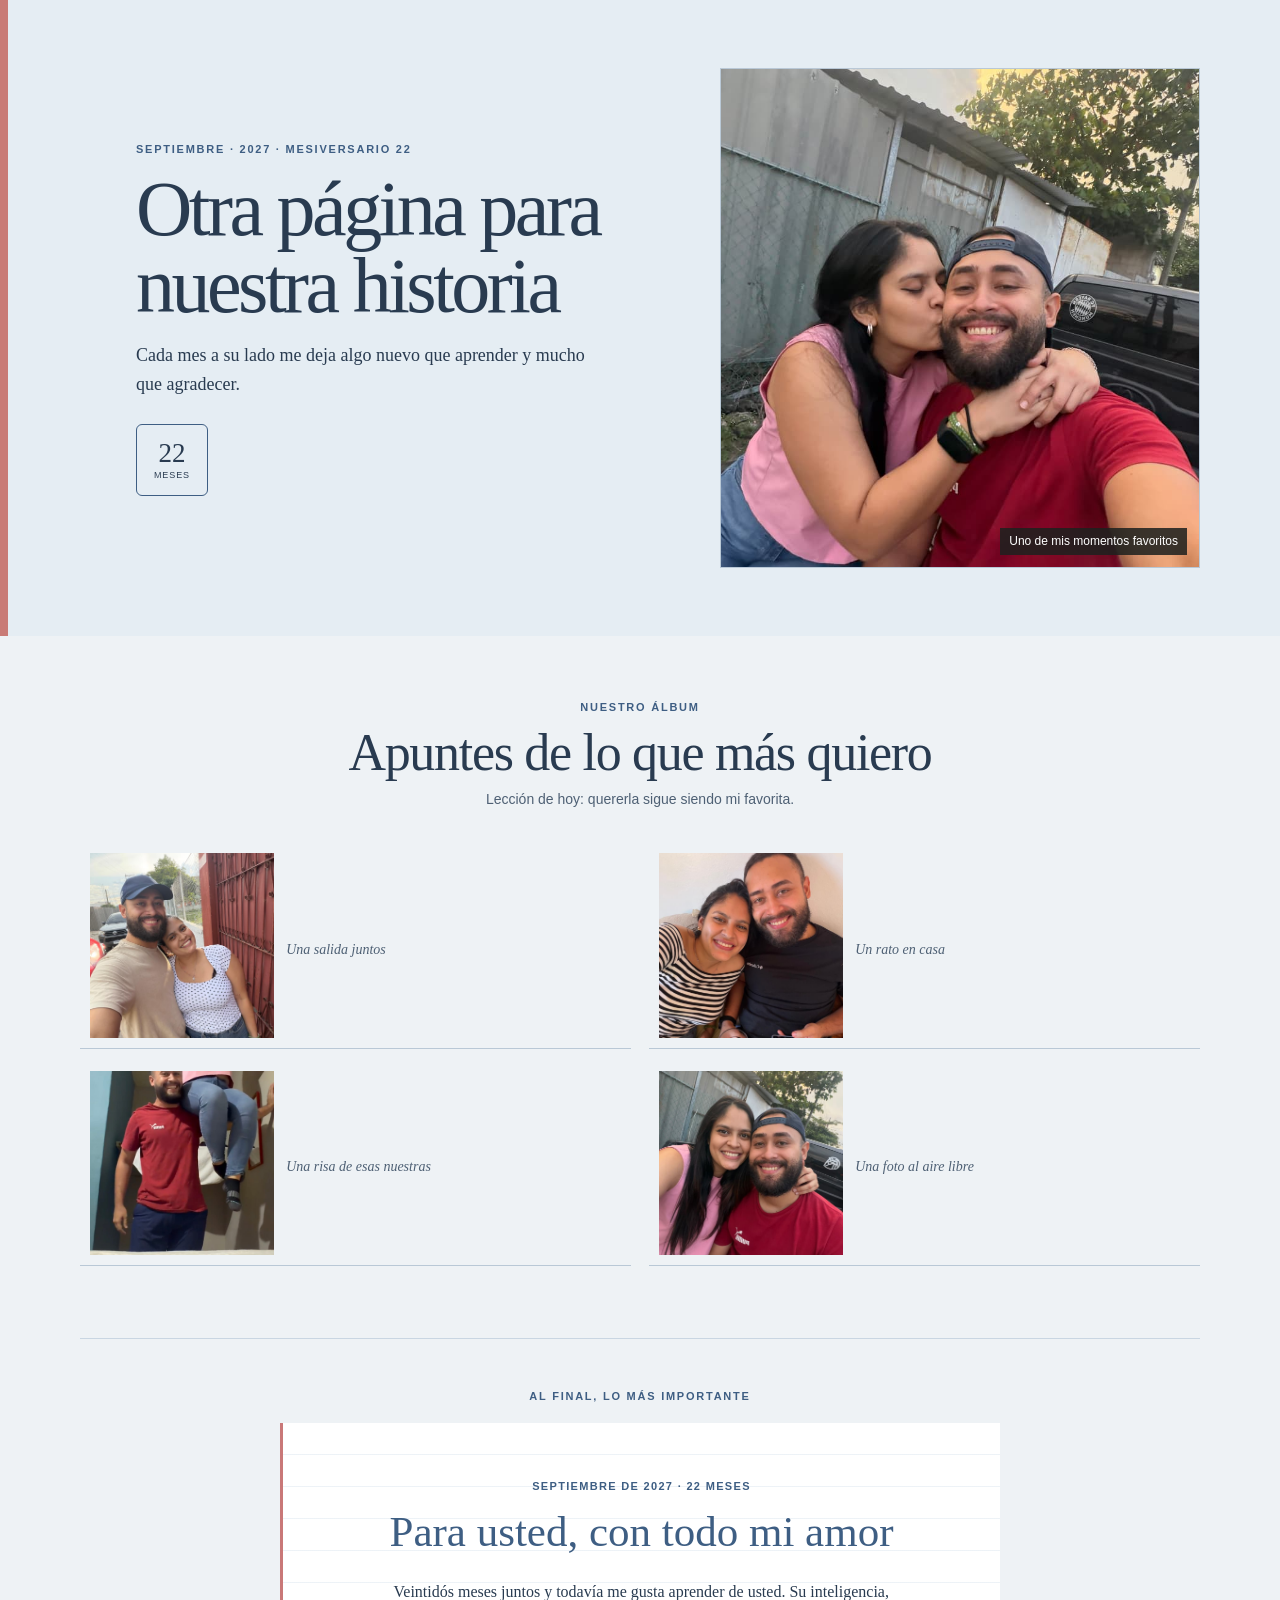
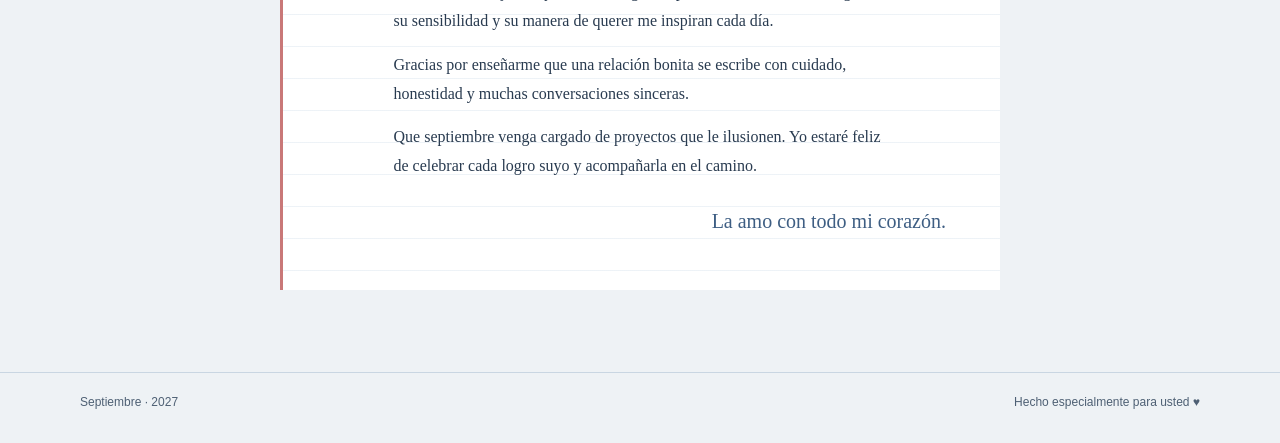
<file: 2027/septiembre.html>
<!doctype html>
<html lang="es">
<head>
  <meta charset="utf-8">
  <meta name="viewport" content="width=device-width, initial-scale=1">
  <meta name="theme-color" content="#f7f1e8">
  <meta name="description" content="Un mesiversario especial para celebrar 22 meses juntos.">
  <title>Septiembre 2027 · 22 meses juntos</title>
  <link rel="stylesheet" href="styles.css">
</head>
<body class="september">
  <a class="skip-link" href="#recuerdos">Ir a nuestros recuerdos</a>
  <header class="hero">
    <div class="hero-content"><p class="kicker">Septiembre · 2027 · Mesiversario 22</p>
    <h1>Otra página para nuestra historia</h1>
    <p class="lead">Cada mes a su lado me deja algo nuevo que aprender y mucho que agradecer.</p>
    <p class="month-mark" aria-label="22 meses juntos"><span>22</span><small>meses</small></p></div>
    <figure class="hero-visual"><img src="../img/5.jpeg" alt="Un beso junto al automóvil" width="780" height="1040" fetchpriority="high" decoding="async"><figcaption>Uno de mis momentos favoritos</figcaption></figure>
  </header>
  <main id="recuerdos">
    <section class="album" aria-labelledby="album-title">
      <div class="section-head"><p class="eyebrow">Nuestro álbum</p><h2 id="album-title">Apuntes de lo que más quiero</h2><p class="note">Lección de hoy: quererla sigue siendo mi favorita.</p></div>
      <div class="photo-grid" role="group" aria-label="Cuatro fotografías de nuestros recuerdos">
      <figure class="photo photo-1"><img src="../img/1.jpeg" alt="Una selfie juntos en la calle" width="780" height="1040" loading="lazy" decoding="async"><figcaption>Una salida juntos</figcaption></figure>
      <figure class="photo photo-2"><img src="../img/2.jpeg" alt="Una selfie cariñosa en casa" width="780" height="1040" loading="lazy" decoding="async"><figcaption>Un rato en casa</figcaption></figure>
      <figure class="photo photo-3"><img src="../img/3.jpeg" alt="Una risa compartida en casa" width="899" height="1599" loading="lazy" decoding="async"><figcaption>Una risa de esas nuestras</figcaption></figure>
      <figure class="photo photo-4"><img src="../img/4.jpeg" alt="Una selfie juntos al aire libre" width="780" height="1040" loading="lazy" decoding="async"><figcaption>Una foto al aire libre</figcaption></figure>
      </div>
    </section>
    <section class="letter" aria-labelledby="letter-title">
      <p class="eyebrow">Al final, lo más importante</p>
      <article class="letter-paper">
        <p class="letter-date">Septiembre de 2027 · 22 meses</p>
        <h2 id="letter-title">Para usted, con todo mi amor</h2>
        <p>Veintidós meses juntos y todavía me gusta aprender de usted. Su inteligencia, su sensibilidad y su manera de querer me inspiran cada día.</p>
        <p>Gracias por enseñarme que una relación bonita se escribe con cuidado, honestidad y muchas conversaciones sinceras.</p>
        <p>Que septiembre venga cargado de proyectos que le ilusionen. Yo estaré feliz de celebrar cada logro suyo y acompañarla en el camino.</p>
        <p class="signature">La amo con todo mi corazón.</p>
      </article>
    </section>
  </main>
  <footer><span>Septiembre · 2027</span><span>Hecho especialmente para usted ♥</span></footer>
</body>
</html>
</file>
<file: 2027/styles.css>
@charset "UTF-8";

:root {
  font-family: "Segoe UI", Arial, sans-serif;
  font-synthesis: none;
  text-rendering: optimizeLegibility;
  --serif: Georgia, "Times New Roman", serif;
  --ink: #302e2b;
  --muted: #5f5c58;
  --paper: #f6f4ef;
  --paper-alt: #fffefa;
  --accent: #465d54;
  --line: #d7d5cf;
}
* { box-sizing: border-box; }
html { scroll-behavior: smooth; }
body { margin: 0; min-height: 100vh; overflow-x: hidden; background: var(--paper); color: var(--ink); font-size: 16px; line-height: 1.65; }
img { display: block; width: 100%; height: 100%; object-fit: cover; }
a { color: inherit; }
a:focus-visible { outline: 3px solid var(--accent); outline-offset: 4px; }
.skip-link { position: absolute; top: 8px; left: 8px; z-index: 10; padding: 10px 14px; transform: translateY(-160%); background: var(--ink); color: var(--paper-alt); }
.skip-link:focus { transform: translateY(0); }
.hero { position: relative; min-height: 550px; display: grid; grid-template-columns: minmax(0, .92fr) minmax(310px, 1.08fr); align-items: center; gap: clamp(30px, 6vw, 86px); padding: 68px max(24px, calc((100vw - 1120px) / 2)); overflow: hidden; isolation: isolate; background: var(--paper); }
.hero-content { position: relative; z-index: 1; display: flex; flex-direction: column; align-items: flex-start; justify-content: center; max-width: 620px; }
.hero h1 { max-width: 850px; margin: 12px 0 16px; font: 400 clamp(44px, 6.8vw, 78px)/.99 var(--serif); letter-spacing: -.045em; text-wrap: balance; }
.kicker, .eyebrow { margin: 0; color: var(--accent); font-size: 11px; font-weight: 700; letter-spacing: .16em; text-transform: uppercase; }
.lead { max-width: 560px; margin: 0; font: 18px/1.65 var(--serif); text-wrap: pretty; }
.month-mark { display: grid; align-content: center; justify-items: center; width: 72px; height: 72px; margin: 24px 0 0; border: 1px solid var(--accent); border-radius: 50%; line-height: 1; }
.month-mark span { font: 400 27px/1 var(--serif); }
.month-mark small { margin-top: 4px; font-size: 9px; letter-spacing: .1em; text-transform: uppercase; }
.hero-visual { position: relative; width: 100%; height: clamp(330px, 42vw, 500px); max-height: 540px; margin: 0; overflow: hidden; background: #d8d4ca; }
.hero-visual img { aspect-ratio: 4 / 5; }
.hero-visual figcaption { position: absolute; right: 12px; bottom: 12px; max-width: calc(100% - 24px); padding: 5px 9px; background: #1e211fdb; color: #fff; font-size: 12px; line-height: 1.4; }
main { width: min(1120px, calc(100% - 44px)); margin: 0 auto; }
.album { padding: 62px 0 72px; }
.section-head { max-width: 680px; margin: 0 auto 32px; text-align: center; }
.section-head h2 { margin: 9px 0 7px; font: 400 clamp(32px, 4.8vw, 52px)/1.08 var(--serif); letter-spacing: -.025em; text-wrap: balance; }
.note { margin: 0; color: var(--muted); font-size: 14px; }
.photo-grid { display: grid; grid-template-columns: repeat(4, minmax(0, 1fr)); gap: 16px; align-items: center; }
.photo { min-width: 0; margin: 0; }
.photo img { aspect-ratio: 4 / 5; background: #dedbd4; }
.photo figcaption { padding-top: 8px; color: var(--muted); font-size: 13px; line-height: 1.45; }
.letter { padding: 48px 0 82px; border-top: 1px solid var(--line); }
.letter > .eyebrow { margin-bottom: 18px; text-align: center; }
.letter-paper { width: min(720px, 100%); margin: 0 auto; padding: clamp(28px, 5.5vw, 54px); background: var(--paper-alt); color: var(--ink); }
.letter-date { margin: 0 0 13px; color: var(--accent); font-size: 11px; font-weight: 700; letter-spacing: .12em; text-align: center; text-transform: uppercase; }
.letter-paper h2 { margin: 0 0 22px; color: var(--accent); font: 400 clamp(30px, 4.5vw, 43px)/1.12 var(--serif); text-align: center; text-wrap: balance; }
.letter-paper p:not(.letter-date) { max-width: 62ch; margin: 0 auto 15px; font: 16px/1.8 var(--serif); text-wrap: pretty; }
.signature { margin: 26px auto 0 !important; color: var(--accent); font: 400 20px/1.45 var(--serif) !important; text-align: right; }
footer { display: flex; justify-content: space-between; align-items: center; gap: 18px; padding: 20px max(22px, calc((100vw - 1120px) / 2)) 30px; border-top: 1px solid var(--line); color: var(--muted); font-size: 12px; }

/* January — a quiet, split-page opening with a sharp calendar grid. */
.january { --paper:#f3f4ef; --paper-alt:#fffefa; --ink:#263a35; --muted:#4e625b; --accent:#315d50; --line:#cbd5cf; }
.january .hero { grid-template-columns:.95fr 1.05fr; }
.january .hero-visual { border-left:6px solid #d6e1d8; }
.january .month-mark { border-radius:4px; }
.january .photo-grid { grid-template-columns:1.2fr .8fr .8fr; grid-template-rows:auto auto; gap:13px; }
.january .photo-1 { grid-row:span 2; }
.january .photo-1 img { aspect-ratio:3/4; }
.january .photo-2 img,.january .photo-3 img,.january .photo-4 img { aspect-ratio:1.45/1; }
.january .letter-paper { border-left:4px solid #84a99a; }

/* February — a real-photo scrapbook print with a simple red type accent. */
.february { --paper:#f8f0ee; --paper-alt:#fffdfb; --ink:#452d32; --muted:#684d53; --accent:#9b3e53; --line:#e1c6c5; }
.february .hero { grid-template-columns:.9fr 1.1fr; background:#f6e7e5; }
.february .hero-content { order:2; align-items:center; text-align:center; }
.february .lead { max-width:480px; }
.february .hero-visual { order:1; height:clamp(310px, 39vw, 450px); padding:12px 12px 30px; overflow:visible; background:#fffefa; box-shadow:0 9px 22px #39212620; transform:rotate(-1.5deg); }
.february .hero-visual img { aspect-ratio:4/5; }
.february .hero-visual figcaption { right:18px; bottom:5px; left:18px; max-width:none; padding:1px 0; background:transparent; color:#684d53; font:italic 13px var(--serif); text-align:center; }
.february .photo-grid { grid-template-columns:repeat(2,minmax(0,1fr)); gap:24px; }
.february .photo { padding:9px 9px 22px; background:#fffefa; box-shadow:0 6px 18px #39212616; }
.february .photo:nth-child(odd) { transform:rotate(-1deg); }.february .photo:nth-child(even) { transform:rotate(1deg); }
.february .photo img { aspect-ratio:1.2/1; }.february .photo figcaption { text-align:center; }
.february .letter-paper { border-top:3px solid #9b3e53; }

/* March — a botanical journal: left-aligned title, framed portrait and green rule. */
.march { --paper:#f0f2e9; --paper-alt:#fafbf5; --ink:#334336; --muted:#52604d; --accent:#4b6947; --line:#c9d2c0; }
.march .hero { grid-template-columns:1.05fr .95fr; background:#e8eddf; }
.march .hero-content { padding-left:clamp(0px,3vw,35px); border-left:2px solid #78906c; }
.march .hero-visual { order:-1; height:clamp(390px,45vw,530px); }
.march .hero-visual img { aspect-ratio:3/4; }
.march .photo-grid { grid-template-columns:repeat(4,minmax(0,1fr)); align-items:start; gap:13px; }
.march .photo:nth-child(even) { margin-top:25px; }
.march .photo img { aspect-ratio:3/4; border:5px solid #fafbf5; }
.march .letter-paper { border-left:4px solid #819276; }

/* April — an analog-film cover; the photograph itself sets the mood. */
.april { --paper:#e9e9e5; --paper-alt:#222523; --ink:#262a28; --muted:#515854; --accent:#c7b67e; --line:#c2c6c0; }
.april .hero { min-height:620px; grid-template-columns:1fr; background:#222523; color:#f7f5ed; }
.april .hero::after { content:""; position:absolute; z-index:-1; inset:0; background:linear-gradient(90deg,#161a18e8 0%,#161a187e 58%,#161a181c 100%); }
.april .hero-content { max-width:720px; color:#f7f5ed; }
.april .hero-content .kicker { color:#ead99f; }
.april .hero-visual { position:absolute; z-index:-2; inset:0; width:100%; height:100%; max-height:none; }
.april .hero-visual img { aspect-ratio:auto; }
.april .hero-visual figcaption { right:24px; bottom:22px; background:#161a18b3; color:#fff; }
.april .month-mark { border-style:dashed; border-color:#e4d398; }
.april main { width:min(1200px,calc(100% - 36px)); }
.april .photo-grid { grid-template-columns:repeat(4,minmax(0,1fr)); gap:8px; padding:13px 0; border-block:1px dashed #aaa99f; }
.april .photo img { aspect-ratio:1/1; filter:saturate(.82); }
.april .photo figcaption { font:12px/1.4 Arial,sans-serif; }
.april .letter { border-color:#99998e; }.april .letter-paper { color:#f7f5ed; border:1px solid #60645e; }

/* May — a magazine spread, with the photograph and title on different scales. */
.may { --paper:#f4eee6; --paper-alt:#fffaf4; --ink:#44342f; --muted:#62534c; --accent:#9b503e; --line:#ddc9ba; }
.may .hero { min-height:590px; align-items:end; padding-bottom:60px; background:#eee3d8; }
.may .hero-content { align-self:end; padding-bottom:18px; }
.may .hero h1 { max-width:650px; font-size:clamp(48px,7.8vw,88px); }
.may .hero-visual { height:clamp(380px,48vw,540px); }
.may .month-mark { position:absolute; top:26px; right:26px; border:0; border-radius:0; background:#9b503e; color:#fffaf4; }
.may .section-head { text-align:left; margin-left:0; }
.may .photo-grid { grid-template-columns:1.5fr 1fr 1fr; grid-template-rows:auto auto; gap:14px; }
.may .photo-1 { grid-row:span 2; }.may .photo-1 img { aspect-ratio:3/4; }
.may .photo-2 img,.may .photo-3 img,.may .photo-4 img { aspect-ratio:1.3/1; }
.may .letter-paper { border-top:4px solid #9b503e; }

/* June — a travel postcard in sea blue, framed with a fine perforation. */
.june { --paper:#eaf0ee; --paper-alt:#fffdf7; --ink:#29434a; --muted:#4f666a; --accent:#98583f; --line:#bfd0ce; }
.june .hero { grid-template-columns:.95fr 1.05fr; background:#dfe9e5; }
.june .hero-visual { padding:9px; border:1px dashed #698589; background:#fffdf7; }
.june .hero-visual img { aspect-ratio:4/5; }
.june .photo-grid { gap:13px; }
.june .photo img { aspect-ratio:1/1.2; }
.june .letter-paper { border:1px dashed #78999a; outline:5px solid #fffdf7; }

/* July — a dusk-film cover with the actual photograph full-bleed. */
.july { --paper:#eee8df; --paper-alt:#fffaf2; --ink:#392f2c; --muted:#625754; --accent:#aa6044; --line:#d5c7b9; }
.july .hero { min-height:650px; grid-template-columns:1fr; align-content:end; padding-bottom:70px; color:#fffaf2; background:#382d33; }
.july .hero::after { content:""; position:absolute; z-index:-1; inset:0; background:linear-gradient(0deg,#241b1dd9 0%,#241b1d72 45%,#241b1d12 100%); }
.july .hero-content { max-width:760px; }
.july .hero-content .kicker { color:#f2cfaa; }
.july .hero-visual { position:absolute; z-index:-2; inset:0; width:100%; height:100%; max-height:none; }
.july .hero-visual img { aspect-ratio:auto; object-position:center 36%; }
.july .hero-visual figcaption { right:26px; bottom:22px; background:#241b1db3; }
.july .photo-grid { grid-template-columns:repeat(2,minmax(0,1fr)); gap:18px; }
.july .photo img { aspect-ratio:1.45/1; }.july .photo figcaption { border-bottom:1px solid #aa6044; padding-bottom:6px; }

/* August — a personal scrapbook without overlaid decorations. */
.august { --paper:#ebe4d8; --paper-alt:#fffdf7; --ink:#46382e; --muted:#625449; --accent:#8d5f45; --line:#d0c2b0; }
.august .hero { grid-template-columns:1fr 1fr; background:#e2d6c5; }
.august .hero-visual { width:88%; justify-self:center; padding:10px 10px 28px; overflow:visible; background:#fffdf7; box-shadow:0 8px 18px #47372d24; transform:rotate(1.5deg); }
.august .hero-visual figcaption { right:14px; bottom:3px; left:14px; max-width:none; padding:0; background:transparent; color:#625449; font:italic 12px var(--serif); text-align:center; }
.august .photo-grid { gap:20px; padding:12px 8px 20px; }
.august .photo { padding:8px 8px 22px; background:#fffdf7; box-shadow:0 6px 14px #47372d20; }
.august .photo:nth-child(1){transform:rotate(-1.5deg)}.august .photo:nth-child(2){transform:rotate(1.5deg) translateY(10px)}.august .photo:nth-child(3){transform:rotate(-1deg) translateY(-6px)}.august .photo:nth-child(4){transform:rotate(1deg) translateY(8px)}
.august .photo img { aspect-ratio:1/1.12; }.august .photo figcaption { font:12px/1.4 var(--serif); }
.august .letter-paper { transform:rotate(-.5deg); }

/* September — a ruled notebook with a red margin and indexed memories. */
.september { --paper:#eef2f5; --paper-alt:#fff; --ink:#293b50; --muted:#4e6074; --accent:#3e5e83; --line:#c9d6e2; }
.september .hero { grid-template-columns:1fr .9fr; padding-left:max(8vw,calc((100vw - 1080px)/2)); border-left:8px solid #c97b76; background:#e5edf3; }
.september .hero-content { padding-left:clamp(0px,2vw,28px); }
.september .hero-visual { border:1px solid #b9c8d6; }
.september .month-mark { border-radius:6px; }
.september .photo-grid { grid-template-columns:repeat(2,minmax(0,1fr)); gap:12px 18px; counter-reset:photo; }
.september .photo { display:grid; grid-template-columns:minmax(100px,.55fr) 1fr; align-items:center; gap:12px; padding:10px; border-bottom:1px solid #b9c8d6; }
.september .photo img { aspect-ratio:1/1; }.september .photo figcaption { font:italic 14px/1.5 var(--serif); }
.september .letter-paper { background:repeating-linear-gradient(#fff 0 31px,#dce6ef 32px); border-left:3px solid #c97878; }

/* October — a dark portrait layout, anchored by a real close-up. */
.october { --paper:#1d2028; --paper-alt:#292b33; --ink:#f0ece5; --muted:#cec5bc; --accent:#d0a66f; --line:#44444b; }
.october .hero { grid-template-columns:.85fr 1.15fr; background:#242630; color:#f0ece5; }
.october .hero-content .kicker { color:#e0bc8e; }
.october .hero-visual { height:clamp(390px,46vw,540px); }
.october .hero-visual img { aspect-ratio:3/4; }
.october .month-mark { border-color:#d0a66f; }
.october .photo-grid { grid-template-columns:repeat(3,minmax(0,1fr)); gap:12px; }
.october .photo-1 { grid-column:span 2; grid-row:span 2; }.october .photo-1 img { aspect-ratio:1/1; }
.october .photo:not(.photo-1) img { aspect-ratio:1.25/1; }
.october .photo img { outline:1px solid #d0a66f55; outline-offset:-5px; }
.october .letter { border-color:#514c54; }.october .letter-paper { border:1px solid #74634d; }

/* November — an unhurried split layout and horizontal photo strips. */
.november { --paper:#f0e8dc; --paper-alt:#fffaf1; --ink:#44362d; --muted:#5f5045; --accent:#925638; --line:#d8c7b2; }
.november .hero { grid-template-columns:1.05fr .95fr; background:#e9ddcb; }
.november .hero-visual { order:-1; height:clamp(370px,42vw,500px); }
.november .hero-visual img { aspect-ratio:4/5; }
.november .month-mark { border-radius:50% 50% 6px 50%; }
.november .photo-grid { grid-template-columns:repeat(2,minmax(0,1fr)); gap:13px; }
.november .photo { display:grid; grid-template-columns:1.2fr 1fr; align-items:center; gap:12px; padding:10px; border-top:1px solid #cdb89e; }
.november .photo:nth-child(even) { grid-template-columns:1fr 1.2fr; }.november .photo:nth-child(even) img { order:2; }
.november .photo img { aspect-ratio:1.2/1; }.november .photo figcaption { padding:8px; font:13px/1.5 var(--serif); }
.november .letter-paper { border-top:3px solid #925638; }

/* December — deep blue, a framed portrait, and a letter on cream paper. */
.december { --paper:#172f3c; --paper-alt:#f8f4e9; --ink:#f3ecd9; --muted:#c8d0ce; --accent:#a64b4b; --line:#3e5760; }
.december .hero { grid-template-columns:.95fr 1.05fr; color:#f8f4e9; background:#173746; }
.december .hero-content .kicker { color:#dec992; }
.december .hero-visual { padding:8px; border:1px solid #dec992; }
.december .hero-visual img { aspect-ratio:4/5; }
.december .month-mark { border-color:#dec992; }
.december .photo-grid { grid-template-columns:repeat(6,minmax(0,1fr)); gap:10px; padding:12px; border:1px solid #d3bd7b88; }
.december .photo { grid-column:span 2; padding:6px; background:#f8f4e9; }
.december .photo-1 { grid-column:span 3; grid-row:span 2; }.december .photo-1 img { aspect-ratio:3/4; }
.december .photo:not(.photo-1) img { aspect-ratio:1/1.25; }
.december .photo figcaption { color:#51463b; font-size:12px; }
.december .letter-paper { --ink:#293a40; --muted:#5c5b53; border:6px double #d3bd7b; }

@media (max-width: 760px) {
  .hero { min-height:0; grid-template-columns:1fr !important; gap:26px; padding:54px 24px 44px; }
  .hero-content { max-width:620px; }
  .hero-visual { width:100% !important; height:min(112vw,480px) !important; max-height:none; order:0 !important; transform:none !important; }
  .hero-visual img { aspect-ratio:4/5 !important; }
  .photo-grid { grid-template-columns:repeat(2,minmax(0,1fr)) !important; }
  .photo { grid-column:auto !important; grid-row:auto !important; transform:none !important; }
  .photo img { aspect-ratio:1/1.08 !important; }
  .september .photo,.november .photo { display:block; }
  .september .photo figcaption,.november .photo figcaption { padding:8px 2px 0; }
  .september .photo img,.november .photo img { order:initial !important; }
  .december .photo { grid-column:auto; }
  .december .photo-1 { grid-column:span 2; grid-row:span 2; }
  .april .hero,.july .hero { min-height:590px; grid-template-columns:1fr !important; align-content:end; }
  .april .hero-visual,.july .hero-visual { position:absolute; inset:0; width:100% !important; height:100% !important; }
  .april .hero-visual img,.july .hero-visual img { aspect-ratio:auto !important; }
  .april .hero-content,.july .hero-content { align-self:end; }
}
@media (max-width: 520px) {
  body { font-size:16px; }
  .hero { padding:44px 18px 36px; }
  .hero h1 { font-size:clamp(42px,12vw,62px); }
  .lead { font-size:17px; }
  main { width:calc(100% - 32px); }
  .album { padding:46px 0 58px; }
  .section-head { margin-bottom:24px; text-align:left; }
  .photo-grid { gap:12px; }
  .february .photo { padding:7px 7px 16px; }
  .march .photo img { border-width:3px; }
  .letter { padding:38px 0 60px; }
  .letter-paper { padding:25px 21px; }
  footer { align-items:flex-start; flex-direction:column; padding-inline:18px; }
}
@media (prefers-reduced-motion: reduce) {
  html { scroll-behavior:auto; }
}
</file>
